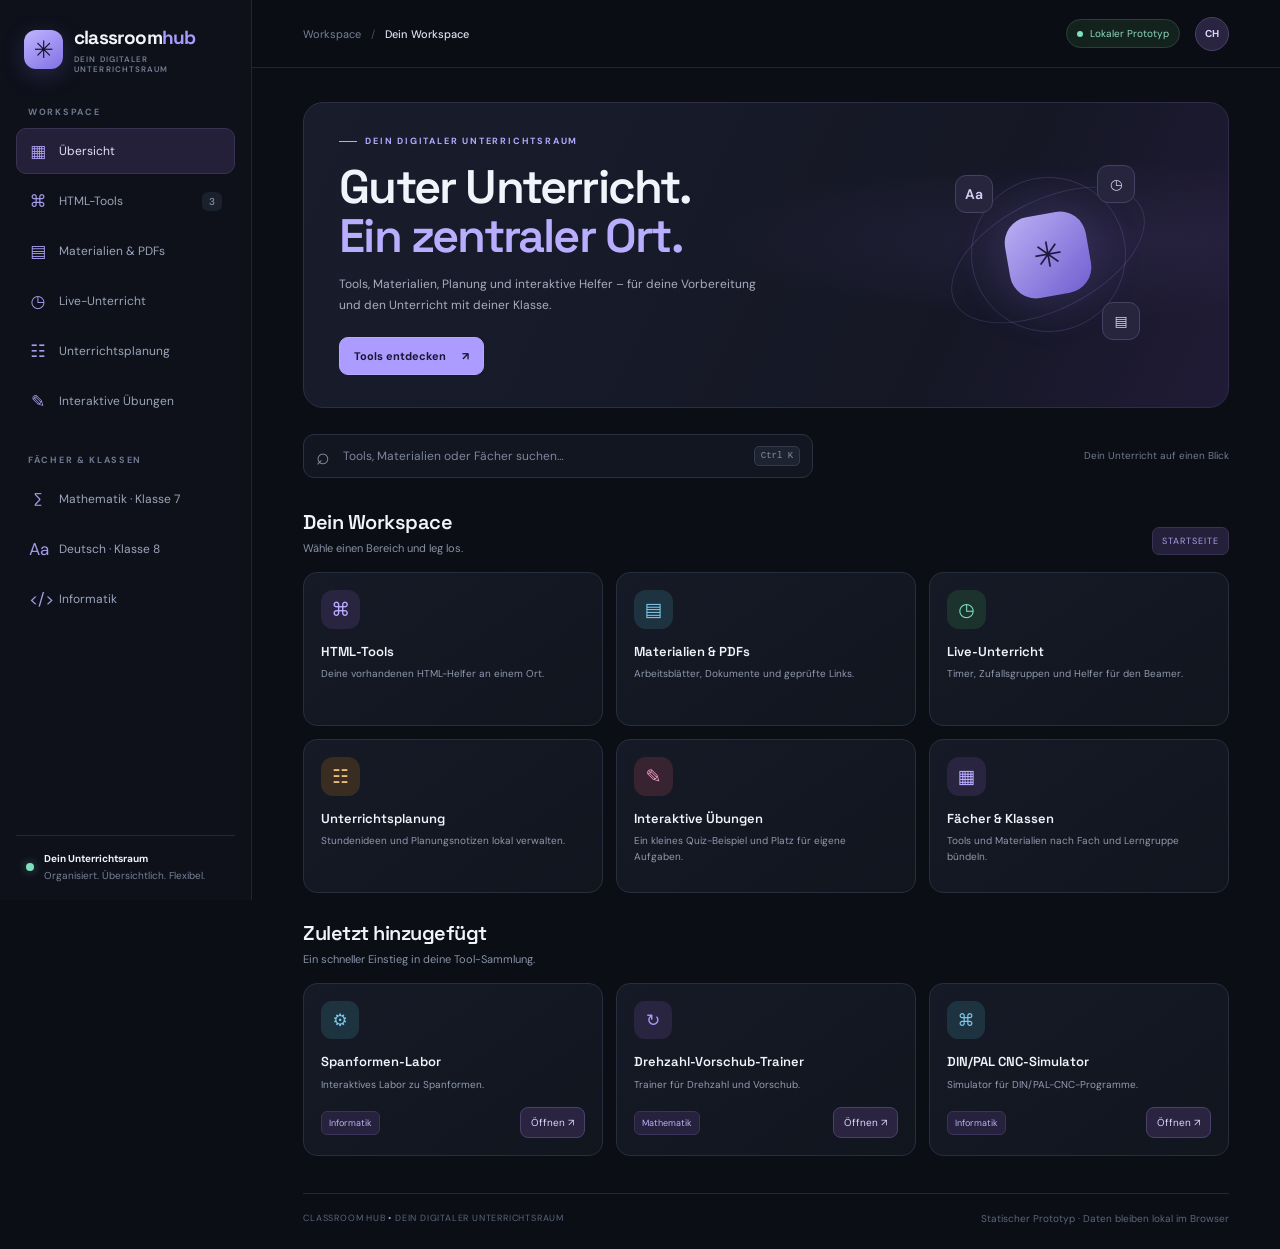
<file: index.html>
<!doctype html>
<html lang="de">
<head>
  <meta charset="utf-8">
  <meta name="viewport" content="width=device-width,initial-scale=1">
  <meta name="theme-color" content="#0b0e15">
  <meta name="description" content="Classroom Hub — Tools, Materialien und Unterrichtshelfer an einem Ort.">
  <title>Classroom Hub — Dein digitaler Unterrichtsraum</title>
  <link rel="stylesheet" href="assets/styles.css">
  <script src="js/app.js" defer></script>
</head>
<body>
  <div class="layout">
    <aside class="sidebar" id="sidebar">
      <a class="brand" href="#home" aria-label="Classroom Hub Startseite">
        <span class="brand-logo">✳</span><span class="brand-name">classroom<span>hub</span><small>DEIN DIGITALER UNTERRICHTSRAUM</small></span>
      </a>
      <button class="icon-btn mobile-close" id="closeNav" aria-label="Menü schließen">×</button>
      <div class="nav-label">WORKSPACE</div>
      <nav class="nav" aria-label="Hauptnavigation">
        <button class="nav-link active" data-page="home"><span>▦</span> Übersicht</button>
        <button class="nav-link" data-page="tools"><span>⌘</span> HTML-Tools <b id="toolsNavCount">0</b></button>
        <button class="nav-link" data-page="materials"><span>▤</span> Materialien & PDFs</button>
        <button class="nav-link" data-page="live"><span>◷</span> Live-Unterricht</button>
        <button class="nav-link" data-page="planner"><span>☷</span> Unterrichtsplanung</button>
        <button class="nav-link" data-page="exercises"><span>✎</span> Interaktive Übungen</button>
      </nav>
      <div class="nav-label subject-label">FÄCHER & KLASSEN</div>
      <nav class="nav" id="subjectNav" aria-label="Fächer und Klassen"></nav>
      <div class="sidebar-bottom"><span class="pulse"></span><div><strong>Dein Unterrichtsraum</strong><small>Organisiert. Übersichtlich. Flexibel.</small></div></div>
    </aside>
    <div class="scrim hidden" id="scrim"></div>
    <main class="main">
      <header class="topbar">
        <button class="icon-btn menu-btn" id="openNav" aria-label="Menü öffnen">☰</button>
        <div class="crumb"><span>Workspace</span><i>/</i><strong id="breadcrumb">Übersicht</strong></div>
        <div class="top-actions"><span class="local-label"><i></i> Lokaler Prototyp</span><button class="user-chip" id="aboutBtn" aria-label="Informationen">CH</button></div>
      </header>
      <section class="page">
        <section class="hero" id="hero">
          <div class="hero-copy">
            <div class="eyebrow"><span></span> DEIN DIGITALER UNTERRICHTSRAUM</div>
            <h1>Guter Unterricht.<br><em>Ein zentraler Ort.</em></h1>
            <p>Tools, Materialien, Planung und interaktive Helfer – für deine Vorbereitung und den Unterricht mit deiner Klasse.</p>
            <button class="primary-btn" data-go="tools">Tools entdecken <span>↗</span></button>
          </div>
          <div class="hero-graphic" aria-hidden="true"><div class="ring ring-a"></div><div class="ring ring-b"></div><div class="orb">✳</div><div class="float-card float-one">Aa</div><div class="float-card float-two">◷</div><div class="float-card float-three">▤</div></div>
        </section>

        <div class="search-row">
          <label class="search"><span>⌕</span><input id="globalSearch" type="search" placeholder="Tools, Materialien oder Fächer suchen…" aria-label="Website durchsuchen"><kbd>Ctrl K</kbd></label>
          <span class="hint">Dein Unterricht auf einen Blick</span>
        </div>

        <section class="section-block" id="overviewSection">
          <div class="section-head"><div><h2 id="pageTitle">Dein Workspace</h2><p id="pageSubtitle">Wähle einen Bereich und leg los.</p></div><span class="tiny-tag" id="pageCount">STARTSEITE</span></div>
          <div id="pageContent"></div>
        </section>
        <footer><span>CLASSROOM HUB <i>•</i> DEIN DIGITALER UNTERRICHTSRAUM</span><span>Statischer Prototyp · Daten bleiben lokal im Browser</span></footer>
      </section>
    </main>
  </div>

  <dialog id="aboutDialog" class="dialog">
    <form method="dialog"><button class="dialog-x" aria-label="Schließen">×</button></form>
    <div class="brand-logo">✳</div><h2>Classroom Hub</h2>
    <p>Eine erweiterbare Unterrichtswebsite für Tools, Materialien, Planung und interaktive Unterrichtshelfer.</p>
    <div class="notice"><strong>Wichtig zum Datenschutz</strong><br>Dies ist eine statische erste Version ohne Anmeldung. Sie schützt keine Inhalte. Veröffentliche hier keine personenbezogenen Schülerdaten oder vertraulichen Materialien.</div>
    <form method="dialog"><button class="primary-btn">Verstanden</button></form>
  </dialog>
  <div id="toast" class="toast" role="status" aria-live="polite"></div>
</body>
</html>
</file>
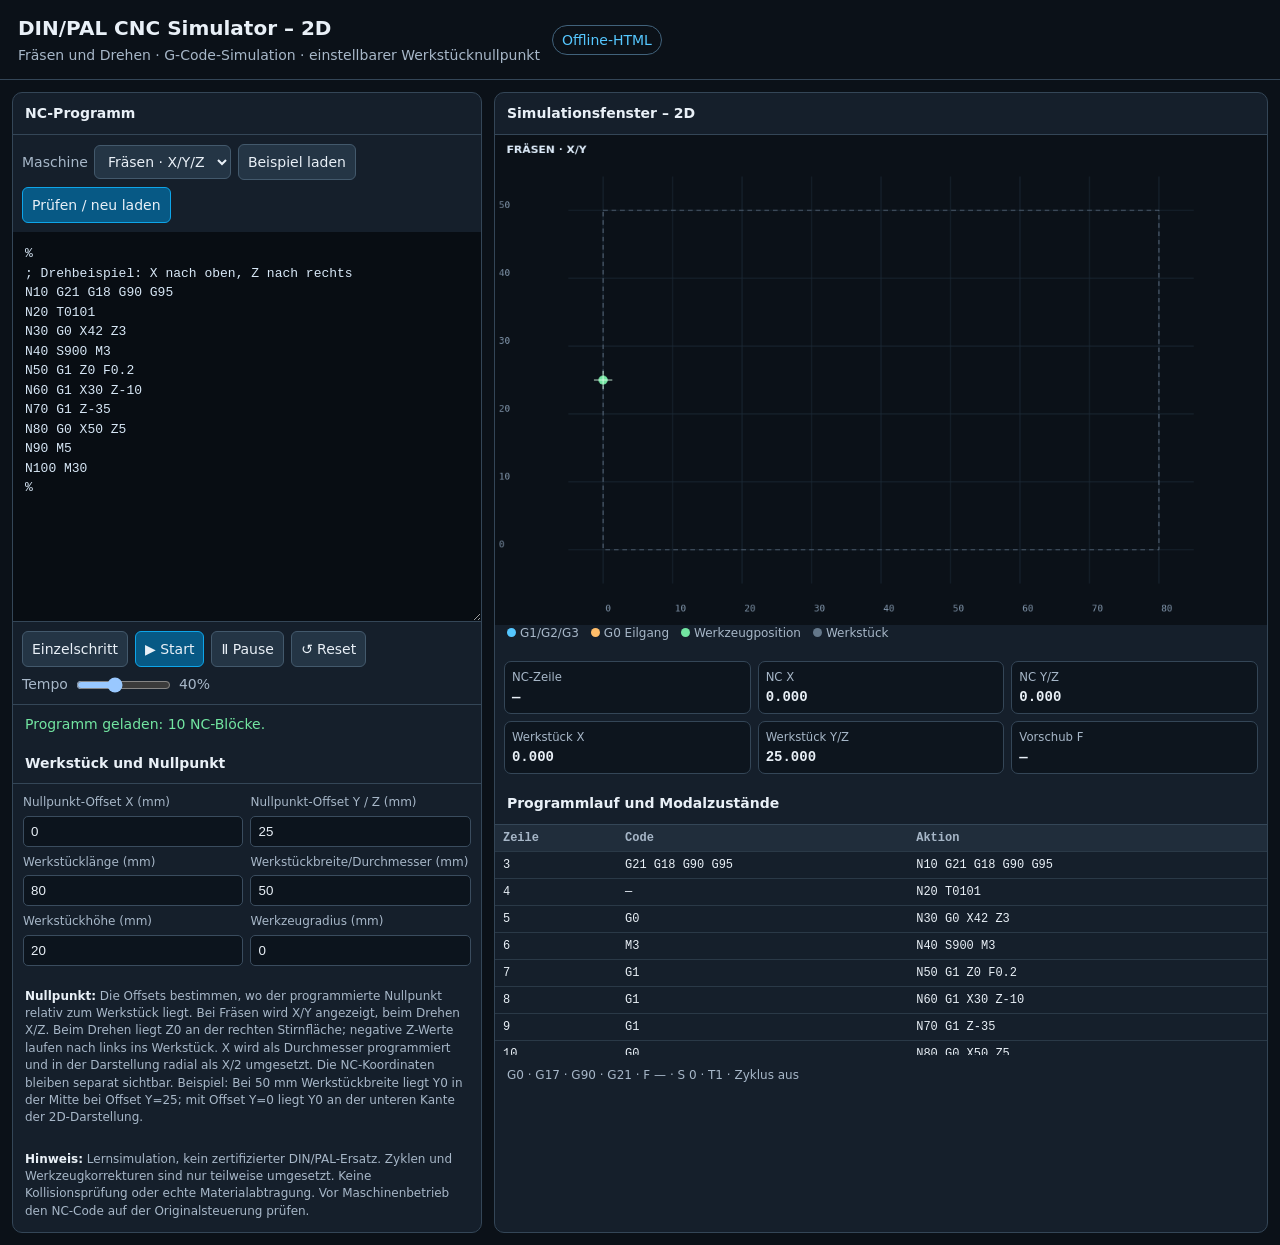
<file: tools/din_pal_cnc_simulator.html>
<!doctype html>
<html lang="de">
<head>
<meta charset="utf-8"><meta name="viewport" content="width=device-width,initial-scale=1">
<title>DIN/PAL CNC Simulator – 2D</title>
<style>
:root{color-scheme:dark;--bg:#0b1118;--panel:#151f2b;--line:#344657;--text:#e9f0f7;--muted:#a7b7c8;--blue:#55c7ff;--green:#72e5a1;--orange:#ffbd69;--red:#ff8585}
*{box-sizing:border-box}body{margin:0;background:var(--bg);color:var(--text);font:14px/1.45 system-ui,Segoe UI,Arial,sans-serif}header{padding:14px 18px;border-bottom:1px solid var(--line);display:flex;align-items:center;gap:12px;flex-wrap:wrap}h1{font-size:20px;margin:0}header p{margin:2px 0 0;color:var(--muted)}.tag{border:1px solid #41627b;color:var(--blue);border-radius:99px;padding:4px 9px}
main{max-width:1700px;margin:auto;padding:12px;display:grid;grid-template-columns:minmax(320px,.85fr) minmax(440px,1.4fr);gap:12px}.panel{background:var(--panel);border:1px solid var(--line);border-radius:10px;overflow:hidden;min-width:0}.panel h2{font-size:14px;margin:0;padding:10px 12px;border-bottom:1px solid var(--line)}textarea{display:block;width:100%;height:390px;resize:vertical;background:#080d13;color:#d8e8f7;border:0;border-bottom:1px solid var(--line);padding:12px;font:13px/1.5 ui-monospace,Consolas,monospace;tab-size:2;outline:none}
.controls{padding:9px;display:flex;gap:7px;flex-wrap:wrap;align-items:center}.controls button,.controls select,.controls input:not([type=checkbox]):not([type=range]){background:#243545;color:var(--text);border:1px solid #43596c;border-radius:6px;padding:7px 9px;font:inherit}.controls button{cursor:pointer}.controls button:hover{border-color:var(--blue)}.primary{background:#075985!important;border-color:#0ea5e9!important}.controls label{display:flex;align-items:center;gap:6px;color:var(--muted)}input[type=range]{width:95px}.status{padding:9px 12px;border-top:1px solid var(--line);color:var(--muted);min-height:37px}.status.ok{color:var(--green)}.status.error{color:var(--red)}canvas{width:100%;height:490px;display:block;background:#080e15}.stats{display:grid;grid-template-columns:repeat(3,1fr);gap:7px;padding:9px}.stat{background:#0d151e;border:1px solid var(--line);border-radius:7px;padding:7px}.stat small{display:block;color:var(--muted)}.stat strong{font:600 14px ui-monospace,monospace}.legend{display:flex;flex-wrap:wrap;gap:12px;padding:0 12px 10px;color:var(--muted);font-size:12px}.dot{display:inline-block;width:9px;height:9px;border-radius:50%;margin-right:4px}.tablewrap{max-height:230px;overflow:auto}table{border-collapse:collapse;width:100%;font:12px ui-monospace,monospace}th,td{text-align:left;padding:6px 8px;border-bottom:1px solid #2a3947;white-space:nowrap}th{position:sticky;top:0;background:#202d3b;color:var(--muted)}tr.active{background:#17435b}.help{padding:12px;color:var(--muted);font-size:12px}.help b{color:var(--text)}.toolgrid{display:grid;grid-template-columns:1fr 1fr;gap:7px;padding:10px}.toolgrid label{display:flex;flex-direction:column;gap:4px;color:var(--muted);font-size:12px}.toolgrid input{width:100%;background:#0c141d;border:1px solid #3a4c5e;border-radius:5px;padding:7px;color:var(--text)}@media(max-width:950px){main{grid-template-columns:1fr}}@media(max-width:550px){.stats{grid-template-columns:repeat(2,1fr)}canvas{height:350px}}
</style></head>
<body>
<header><div><h1>DIN/PAL CNC Simulator – 2D</h1><p>Fräsen und Drehen · G-Code-Simulation · einstellbarer Werkstücknullpunkt</p></div><span class="tag">Offline-HTML</span></header>
<main>
<section class="panel">
<h2>NC-Programm</h2>
<div class="controls"><label>Maschine <select id="machine"><option value="mill">Fräsen · X/Y/Z</option><option value="turn">Drehen · X/Z</option></select></label><button id="example">Beispiel laden</button><button id="check" class="primary">Prüfen / neu laden</button></div>
<textarea id="code" spellcheck="false">%
; Drehbeispiel: X nach oben, Z nach rechts
N10 G21 G18 G90 G95
N20 T0101
N30 G0 X42 Z3
N40 S900 M3
N50 G1 Z0 F0.2
N60 G1 X30 Z-10
N70 G1 Z-35
N80 G0 X50 Z5
N90 M5
N100 M30
%</textarea>
<div class="controls"><button id="step">Einzelschritt</button><button id="play" class="primary">▶ Start</button><button id="pause">Ⅱ Pause</button><button id="reset">↺ Reset</button><label>Tempo <input id="speed" type="range" min="1" max="100" value="40"><span id="speedv">40%</span></label></div>
<div id="status" class="status">Bereit. Programm prüfen oder Simulation starten.</div>
<h2>Werkstück und Nullpunkt</h2>
<div class="toolgrid">
<label>Nullpunkt-Offset X (mm)<input id="zeroX" type="number" step=".1" value="0"></label>
<label>Nullpunkt-Offset Y / Z (mm)<input id="zeroY" type="number" step=".1" value="25"></label>
<label>Werkstücklänge (mm)<input id="stockL" type="number" min="10" value="80"></label>
<label>Werkstückbreite/Durchmesser (mm)<input id="stockD" type="number" min="10" value="50"></label>
<label>Werkstückhöhe (mm)<input id="stockH" type="number" min="1" value="20"></label>
<label>Werkzeugradius (mm)<input id="radius" type="number" min="0" step=".1" value="0"></label>
</div>
<div class="help"><b>Nullpunkt:</b> Die Offsets bestimmen, wo der programmierte Nullpunkt relativ zum Werkstück liegt. Bei Fräsen wird X/Y angezeigt, beim Drehen X/Z. Beim Drehen liegt Z0 an der rechten Stirnfläche; negative Z-Werte laufen nach links ins Werkstück. X wird als Durchmesser programmiert und in der Darstellung radial als X/2 umgesetzt. Die NC-Koordinaten bleiben separat sichtbar. Beispiel: Bei 50 mm Werkstückbreite liegt Y0 in der Mitte bei Offset Y=25; mit Offset Y=0 liegt Y0 an der unteren Kante der 2D-Darstellung.</div>
<div class="help"><b>Hinweis:</b> Lernsimulation, kein zertifizierter DIN/PAL-Ersatz. Zyklen und Werkzeugkorrekturen sind nur teilweise umgesetzt. Keine Kollisionsprüfung oder echte Materialabtragung. Vor Maschinenbetrieb den NC-Code auf der Originalsteuerung prüfen.</div>
</section>
<section class="panel">
<h2>Simulationsfenster – 2D</h2>
<canvas id="sim" width="1000" height="650"></canvas>
<div class="legend"><span><i class="dot" style="background:#55c7ff"></i>G1/G2/G3</span><span><i class="dot" style="background:#ffbd69"></i>G0 Eilgang</span><span><i class="dot" style="background:#72e5a1"></i>Werkzeugposition</span><span><i class="dot" style="background:#64778a"></i>Werkstück</span></div>
<div class="stats"><div class="stat"><small>NC-Zeile</small><strong id="sline">—</strong></div><div class="stat"><small>NC X</small><strong id="sx">0.000</strong></div><div class="stat"><small>NC Y/Z</small><strong id="sy">0.000</strong></div><div class="stat"><small>Werkstück X</small><strong id="swx">0.000</strong></div><div class="stat"><small>Werkstück Y/Z</small><strong id="swy">25.000</strong></div><div class="stat"><small>Vorschub F</small><strong id="sf">—</strong></div></div>
<h2>Programmlauf und Modalzustände</h2><div class="tablewrap"><table><thead><tr><th>Zeile</th><th>Code</th><th>Aktion</th></tr></thead><tbody id="rows"></tbody></table></div><div id="modal" class="help">G0 · G17 · G90 · G21 · Spindel aus</div>
</section></main>
<script>
(()=> {
const $=id=>document.getElementById(id),canvas=$('sim'),ctx=canvas.getContext('2d');
let blocks=[],index=0,pos={x:0,y:0,z:0},segments=[],running=false,timer=null,view= 'mill';
let modal={motion:'G0',plane:'G17',abs:true,unit:1,feed:null,spindle:0,tool:1,cycle:null};
const fmt=n=>Number.isFinite(n)?n.toFixed(3):'—';
function stop(){running=false;if(timer)clearTimeout(timer);timer=null;$('play').textContent='▶ Start'}
function setStatus(t,c=''){$('status').textContent=t;$('status').className='status '+c}
function parse(){
 stop();blocks=[];segments=[];index=0;pos={x:0,y:0,z:0};modal={motion:'G0',plane:view==='turn'?'G18':'G17',abs:true,unit:1,feed:null,spindle:0,tool:1,cycle:null};
 $('code').value.split(/\r?\n/).forEach((raw,n)=>{let clean=raw.replace(/\([^)]*\)/g,'').split(';')[0].trim();if(!clean||clean==='%'||clean.startsWith('%'))return;let ms=[...clean.matchAll(/([A-Z])\s*([+-]?(?:\d+\.?\d*|\.\d+))/gi)];if(!ms.length)return;let b={line:n+1,raw:raw.trim(),w:{},g:[],m:[]};for(const m of ms){let k=m[1].toUpperCase(),v=+m[2];if(k==='G')b.g.push(v);else if(k==='M')b.m.push(v);else b.w[k]=v}blocks.push(b)});
 $('rows').innerHTML=blocks.map((b,i)=>`<tr data-i="${i}"><td>${b.line}</td><td>${[...b.g.map(n=>'G'+n),...b.m.map(n=>'M'+n)].join(' ')||'—'}</td><td>${b.raw.replace(/&/g,'&amp;').replace(/</g,'&lt;')}</td></tr>`).join('');
 setStatus(`Programm geladen: ${blocks.length} NC-Blöcke.`,'ok');draw();updateStats();
}
function target(w){let t={...pos};for(const a of ['X','Y','Z'])if(w[a]!==undefined){let v=w[a]*modal.unit;t[a.toLowerCase()]=modal.abs?v:pos[a.toLowerCase()]+v}return t}
function line(a,b,type,n){if(Math.hypot(b.x-a.x,b.y-a.y,b.z-a.z)>1e-8)segments.push({a:{...a},b:{...b},type,line:n})}
function arc(a,b,w,type,n){
 const axis2=modal.plane==='G18'?'z':'y',off=modal.plane==='G18'?(w.K||0):(w.J||0),cx=a.x+(w.I||0)*modal.unit,cy=a[axis2]+off*modal.unit,r=Math.hypot(a.x-cx,a[axis2]-cy);
 if(!r){line(a,b,'G1',n);return}
 let a0=Math.atan2(a[axis2]-cy,a.x-cx),a1=Math.atan2(b[axis2]-cy,b.x-cx);
 if(type==='G2'){while(a1>=a0)a1-=2*Math.PI}else{while(a1<=a0)a1+=2*Math.PI}
 let sweep=a1-a0,steps=Math.max(12,Math.ceil(Math.abs(sweep)*r/2)),prev={...a};
 for(let j=1;j<=steps;j++){let ang=a0+sweep*j/steps,q={...a,x:cx+r*Math.cos(ang)};q[axis2]=cy+r*Math.sin(ang);if(j===steps)q={...b};line(prev,q,type,n);prev=q}
}
function runBlock(b){
 let w=b.w,desc=[];
 for(const n of b.g){if([0,1,2,3].includes(n))modal.motion='G'+n;if([17,18,19].includes(n))modal.plane='G'+n;if(n===20)modal.unit=25.4;if(n===21)modal.unit=1;if(n===90)modal.abs=true;if(n===91)modal.abs=false;if([81,82,83].includes(n)){modal.cycle=n;desc.push(`G${n}-Bohrzyklus (vereinfacht)`)}if(n===80){modal.cycle=null;desc.push('G80 Zyklus aufgehoben')}if([40,41,42,43,44,49].includes(n))desc.push(`Werkzeugkorrektur G${n} erkannt (nicht vollständig verrechnet)`)}
 if(w.F!==undefined)modal.feed=w.F*modal.unit;if(w.S!==undefined)modal.spindle=w.S;if(w.T!==undefined){modal.tool=w.T;desc.push('Werkzeug T'+w.T)}
 if(b.m.includes(3)||b.m.includes(4))desc.push('Spindel ein');if(b.m.includes(5)){modal.spindle=0;desc.push('Spindel aus')}if(b.m.includes(6))desc.push('Werkzeugwechsel');
 let start={...pos},end=target(w),moving=['X','Y','Z'].some(a=>w[a]!==undefined);
 if(moving){
  if(modal.cycle&&[81,82,83].includes(modal.cycle)){
   if(view==='turn'){let r={...end},d={...end};r.x=(w.R??0)*modal.unit;d.x=(w.X??end.x)*modal.unit;line(start,r,'G0',b.line);line(r,d,'G1',b.line);line(d,r,'G0',b.line);pos=r}
   else {let r={...end},d={...end};r.z=(w.R??0)*modal.unit;d.z=(w.Z??end.z)*modal.unit;line(start,r,'G0',b.line);line(r,d,'G1',b.line);line(d,r,'G0',b.line);pos=r}
   desc.push(`Bohrzyklus G${modal.cycle}`);
  }else {if(modal.motion==='G2'||modal.motion==='G3')arc(start,end,w,modal.motion,b.line);else line(start,end,modal.motion,b.line);pos=end;desc.push(`${modal.motion} → X${fmt(pos.x)} ${view==='turn'?'Z':'Y'}${fmt(view==='turn'?pos.z:pos.y)}`)}
 }
 if(!desc.length)desc.push(b.m.length?'M'+b.m.join(' M'):'Modal-/Parameterzeile');
 return desc.join(' · ')
}
function updateStats(){
 $('sx').textContent=fmt(pos.x);$('sy').textContent=fmt(view==='turn'?pos.z:pos.y);
 $('swx').textContent=fmt(pos.x+(+$('zeroX').value||0));
 $('swy').textContent=fmt((view==='turn'?pos.z:pos.y)+(+$('zeroY').value||0));
 $('sf').textContent=modal.feed===null?'—':fmt(modal.feed);
 $('modal').textContent=`${modal.motion} · ${modal.plane} · G${modal.abs?90:91} · G${modal.unit===1?21:20} · F ${modal.feed===null?'—':fmt(modal.feed)} · S ${modal.spindle} · T${modal.tool} · Zyklus ${modal.cycle?'G'+modal.cycle:'aus'}`;
}
function step(){if(index>=blocks.length){stop();setStatus('Programmende erreicht.','ok');return false}let i=index++,b=blocks[i],desc=runBlock(b),tr=$('rows').querySelector(`tr[data-i="${i}"]`);if(tr){tr.classList.add('active');tr.cells[2].textContent=desc}$('sline').textContent=b.line;updateStats();setStatus(`Zeile ${b.line}: ${desc}`,'ok');draw();if(b.m.includes(30)){stop();setStatus(`M30: Programmende nach Zeile ${b.line}.`,'ok');return false}return true}
function play(){if(running)return;if(!blocks.length||index>=blocks.length)parse();running=true;$('play').textContent='▶ Läuft…';tick()}
function tick(){if(!running)return;if(!step()){stop();return}timer=setTimeout(tick,Math.max(35,800-(+$('speed').value)*7))}
function draw(){
 let W=canvas.width,H=canvas.height,turn=view==='turn',zx=+$('zeroX').value||0,zy=+$('zeroY').value||0;
 ctx.clearRect(0,0,W,H);
 let L=+$('stockL').value||80,D=+$('stockD').value||50;
 // Fräsen: NC X/Y direkt. Drehen: Z0 liegt an der rechten Stirnfläche,
 // Z- läuft nach links in das Werkstück; X ist Durchmesser und wird als X/2 radial dargestellt.
 const get=p=>turn?({x:L+(p.z+zy),y:(p.x+zx)/2}):({x:p.x+zx,y:p.y+zy});
 let all=[get(pos),{x:0,y:0},{x:L,y:turn?D/2:D}];for(let s of segments)all.push(get(s.a),get(s.b));
 let minX,maxX,minY,maxY;
 if(turn){minX=Math.min(-5,...all.map(p=>p.x));maxX=Math.max(L+5,...all.map(p=>p.x));minY=Math.min(-D*.15,...all.map(p=>p.y));maxY=Math.max(D/2+5,...all.map(p=>p.y));}
 else {minX=Math.min(-5,...all.map(p=>p.x));maxX=Math.max(L+5,...all.map(p=>p.x));minY=Math.min(-5,...all.map(p=>p.y));maxY=Math.max(D+5,...all.map(p=>p.y));}
 let dx=maxX-minX||1,dy=maxY-minY||1,pad=55,sc=Math.min((W-2*pad)/dx,(H-2*pad)/dy),ox=(W-dx*sc)/2-minX*sc,oy=(H-dy*sc)/2+maxY*sc,P=p=>({x:ox+p.x*sc,y:oy-p.y*sc});
 ctx.fillStyle='#0b1118';ctx.fillRect(0,0,W,H);ctx.font='12px monospace';ctx.strokeStyle='#1d2a37';ctx.fillStyle='#7e92a7';let grid=Math.pow(10,Math.floor(Math.log10(Math.max(dx,dy)/8)));if(!isFinite(grid)||grid===0)grid=10;
 for(let x=Math.ceil(minX/grid)*grid;x<=maxX;x+=grid){let a=P({x,y:minY}),b=P({x,y:maxY});ctx.beginPath();ctx.moveTo(a.x,a.y);ctx.lineTo(b.x,b.y);ctx.stroke();ctx.fillText(String(+x.toFixed(2)),a.x+3,H-18)}
 for(let y=Math.ceil(minY/grid)*grid;y<=maxY;y+=grid){let a=P({x:minX,y}),b=P({x:maxX,y});ctx.beginPath();ctx.moveTo(a.x,a.y);ctx.lineTo(b.x,b.y);ctx.stroke();ctx.fillText(String(+y.toFixed(2)),5,a.y-3)}
 if($('showStock')?.checked!==false){
  ctx.strokeStyle='#64778a';ctx.setLineDash([6,5]);
  if(turn){
   // Stock extends left from Z0 at the right end; X is shown as diameter around the centerline.
   let a=P({x:0,y:-D/2}),b=P({x:L,y:D/2});
   ctx.strokeRect(a.x,b.y,b.x-a.x,a.y-b.y);
   let mid=P({x:0,y:0}),right=P({x:L,y:0});ctx.setLineDash([5,5]);ctx.beginPath();ctx.moveTo(mid.x,mid.y);ctx.lineTo(right.x,right.y);ctx.stroke();
  } else {let a=P({x:0,y:0}),b=P({x:L,y:D});ctx.strokeRect(a.x,b.y,b.x-a.x,a.y-b.y);}
  ctx.setLineDash([]);
 }
 for(const s of segments){let a=P(get(s.a)),b=P(get(s.b));ctx.strokeStyle=s.type==='G0'?'#ffbd69':'#55c7ff';ctx.lineWidth=s.type==='G0'?1.5:2.7;ctx.setLineDash(s.type==='G0'?[7,5]:[]);ctx.beginPath();ctx.moveTo(a.x,a.y);ctx.lineTo(b.x,b.y);ctx.stroke()}
 ctx.setLineDash([]);let p=P(get(pos));ctx.fillStyle='#72e5a1';ctx.beginPath();ctx.arc(p.x,p.y,6,0,Math.PI*2);ctx.fill();ctx.strokeStyle='#d7ffe6';ctx.beginPath();ctx.moveTo(p.x-12,p.y);ctx.lineTo(p.x+12,p.y);ctx.moveTo(p.x,p.y-12);ctx.lineTo(p.x,p.y+12);ctx.stroke();
 ctx.fillStyle='#dceaf8';ctx.font='bold 14px system-ui';ctx.fillText(turn?'DREHEN · X = Durchmesser · Z0 rechts · Z− ins Werkstück':'FRÄSEN · X/Y',15,24);
 // Axis arrows: turning origin is at the right face (Z0) and centerline (X0).
 if(turn){let oxp=P({x:L,y:0});ctx.strokeStyle='#72e5a1';ctx.lineWidth=2;ctx.beginPath();ctx.moveTo(oxp.x,oxp.y);ctx.lineTo(Math.min(W-35,oxp.x+75),oxp.y);ctx.lineTo(oxp.x+65,oxp.y-5);ctx.moveTo(Math.min(W-35,oxp.x+75),oxp.y);ctx.lineTo(oxp.x+65,oxp.y+5);ctx.moveTo(oxp.x,oxp.y);ctx.lineTo(oxp.x,Math.max(35,oxp.y-75));ctx.lineTo(oxp.x-5,oxp.y-65);ctx.moveTo(oxp.x,Math.max(35,oxp.y-75));ctx.lineTo(oxp.x+5,oxp.y-65);ctx.stroke();ctx.fillStyle='#72e5a1';ctx.fillText('Z+',oxp.x+78,oxp.y+4);ctx.fillText('X+',oxp.x+7,Math.max(30,oxp.y-78))}
}
const millExample = `%\n; Fräsbeispiel mit Kreis und Bohrzyklus\nN10 G21 G17 G90 G94\nN20 T1 M6\nN30 G0 X10 Y10 Z5\nN40 S1800 M3\nN50 G1 Z-2 F120\nN60 G1 X50 Y10 F300\nN70 G1 X50 Y35\nN80 G2 X35 Y50 I-15 J0\nN90 G1 X10 Y50\nN100 G3 X10 Y10 I0 J-20\nN110 G0 Z5\nN120 G81 X25 Y25 Z-5 R2 F100\nN130 G80\nN140 M5\nN150 M30\n%`;
const turnExample = `%\n; Drehbeispiel: X nach oben, Z nach rechts\nN10 G21 G18 G90 G95\nN20 T0101\nN30 G0 X42 Z3\nN40 S900 M3\nN50 G1 Z0 F0.2\nN60 G1 X30 Z-10\nN70 G1 Z-35\nN80 G0 X50 Z5\nN90 M5\nN100 M30\n%`;
$('check').onclick=parse;$('example').onclick=()=>{$('code').value=view==='turn'?turnExample:millExample;parse()};
$('machine').onchange=()=>{view=$('machine').value; $('code').value=view==='turn'?turnExample:millExample;parse()};
$('step').onclick=()=>{stop();if(!blocks.length)parse();step()};$('play').onclick=play;$('pause').onclick=stop;$('reset').onclick=()=>{parse();$('sline').textContent='—';updateStats()};
$('speed').oninput=()=> $('speedv').textContent=$('speed').value+'%';
['zeroX','zeroY','stockL','stockD','stockH','radius'].forEach(id=>$(id).addEventListener('input',()=>{updateStats();draw()}));
parse();
})();
</script></body></html>
</file>
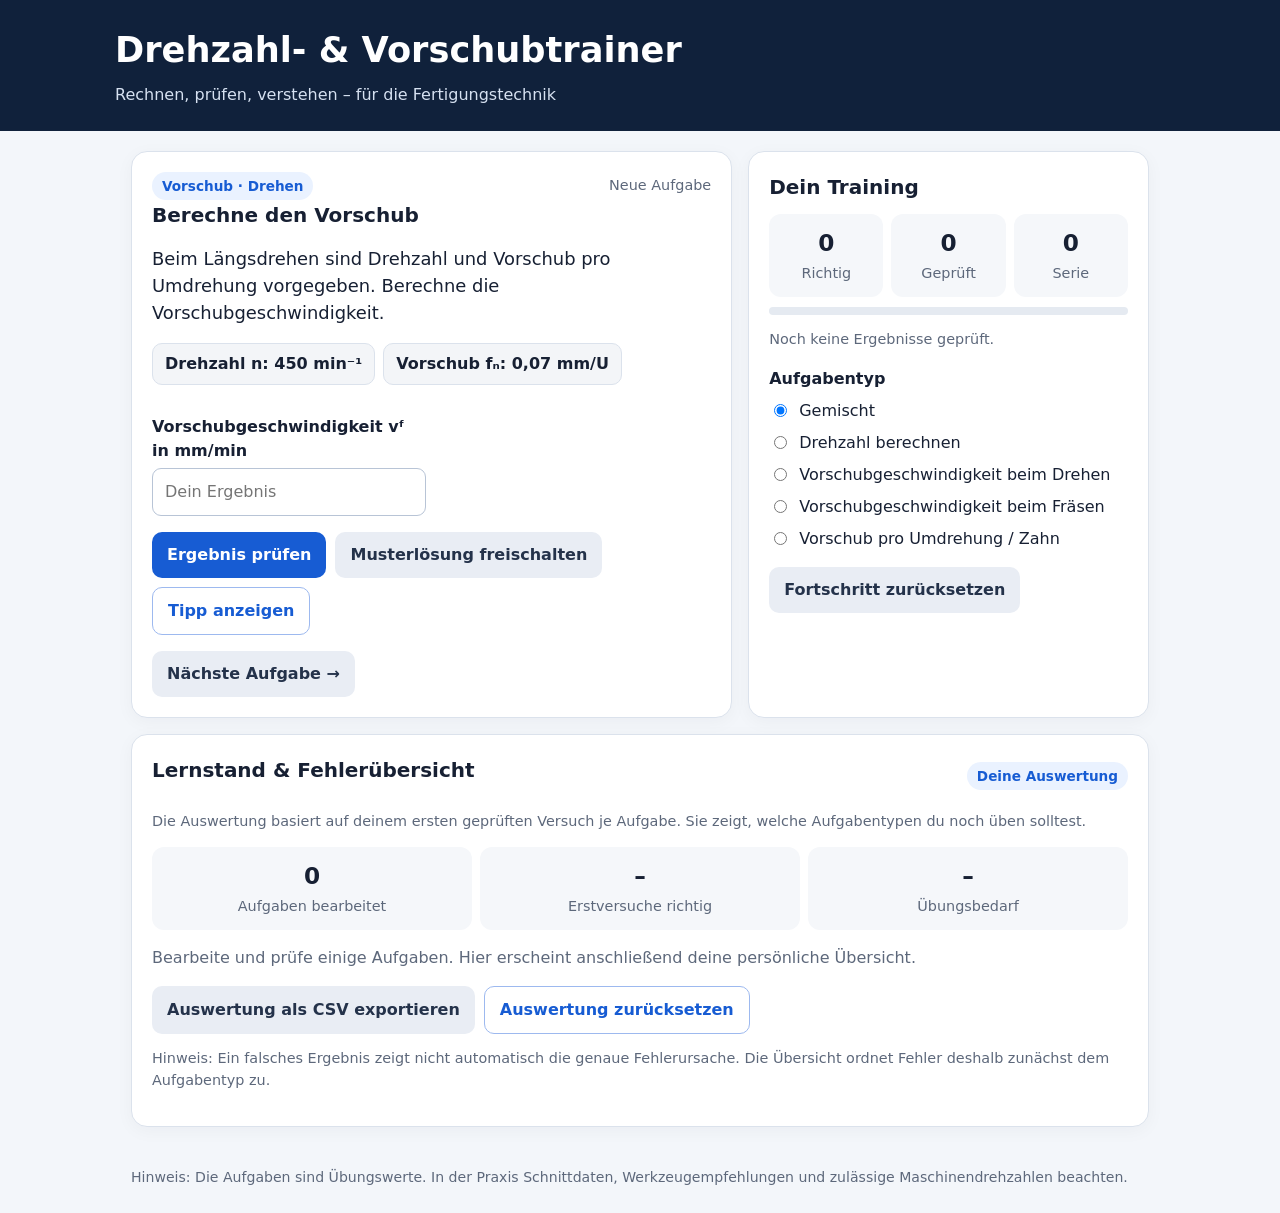
<file: tools/drehzahl_vorschub_trainer.html>
<!DOCTYPE html>
<html lang="de">
<head>
<meta charset="utf-8">
<meta name="viewport" content="width=device-width, initial-scale=1">
<title>Drehzahl- und Vorschubtrainer</title>
<style>
:root{--bg:#f3f6fa;--card:#fff;--ink:#172033;--muted:#5d687b;--line:#dbe2ec;--accent:#175cd3;--accent2:#eaf2ff;--good:#087443;--goodbg:#e8f7ef;--bad:#b42318;--badbg:#fff0ef;--gold:#9a6700}
*{box-sizing:border-box}body{margin:0;background:var(--bg);color:var(--ink);font:16px/1.5 system-ui,-apple-system,Segoe UI,Roboto,sans-serif}
header{background:#10213b;color:white;padding:24px 18px}header .wrap,main{max-width:1050px;margin:auto}h1{margin:0 0 6px;font-size:clamp(1.5rem,3vw,2.2rem)}header p{margin:0;color:#d6e1f1}
main{padding:20px 16px 40px}.layout{display:grid;grid-template-columns:minmax(0,1.5fr) minmax(260px,1fr);gap:16px}.card{background:var(--card);border:1px solid var(--line);border-radius:16px;padding:20px;box-shadow:0 4px 18px #14213b0a}.topline{display:flex;gap:10px;align-items:center;justify-content:space-between;flex-wrap:wrap}.pill{background:var(--accent2);color:var(--accent);border-radius:999px;padding:4px 10px;font-size:.85rem;font-weight:700}.muted{color:var(--muted)}h2{font-size:1.25rem;margin:0 0 12px}h3{font-size:1rem;margin:16px 0 6px}.scenario{font-size:1.12rem;margin:16px 0}.data{display:flex;flex-wrap:wrap;gap:8px;margin:12px 0 18px}.data span{background:#f3f5f8;border:1px solid var(--line);padding:8px 12px;border-radius:10px;font-weight:650}
label{display:block;font-weight:650;margin:12px 0 5px}input,select{font:inherit;padding:11px 12px;border:1px solid #b8c4d6;border-radius:9px;width:100%;background:white;color:var(--ink)}input:focus,select:focus,button:focus-visible{outline:3px solid #9ec5ff;outline-offset:2px}.answergrid{display:grid;grid-template-columns:1fr 1fr;gap:12px}.btnrow{display:flex;flex-wrap:wrap;gap:9px;margin-top:16px}button{font:inherit;font-weight:700;border:0;border-radius:10px;padding:11px 15px;cursor:pointer;background:var(--accent);color:white}button.secondary{background:#e9edf4;color:#24324a}button.outline{background:white;color:var(--accent);border:1px solid #9db9ef}button:disabled{opacity:.45;cursor:not-allowed}.feedback{margin-top:15px;border-radius:12px;padding:14px;display:none}.feedback.show{display:block}.feedback.good{background:var(--goodbg);border:1px solid #a6dfbf;color:#075c35}.feedback.bad{background:var(--badbg);border:1px solid #ffc6c2;color:#8e1b13}.formula{background:#f6f8fb;border:1px solid var(--line);padding:12px;border-radius:10px;margin-top:10px;font-family:ui-monospace,SFMono-Regular,Consolas,monospace;white-space:normal}.stats{display:grid;grid-template-columns:repeat(3,1fr);gap:8px}.stat{background:#f5f7fa;border-radius:12px;padding:12px;text-align:center}.stat strong{font-size:1.45rem;display:block}.progress{height:8px;background:#e5eaf1;border-radius:99px;overflow:hidden;margin:10px 0}.progress div{height:100%;width:0;background:#178653;transition:width .2s}.option{display:flex;align-items:flex-start;gap:9px;margin:8px 0}.option input{width:auto;margin-top:5px}.hint{font-size:.92rem;background:#fff8e5;border:1px solid #f0d48a;border-radius:10px;padding:11px;margin-top:12px}.hidden{display:none}.small{font-size:.9rem}footer{max-width:1050px;margin:auto;padding:0 16px 25px;color:var(--muted);font-size:.88rem}
@media(max-width:760px){.layout{grid-template-columns:1fr}.answergrid{grid-template-columns:1fr 1fr}.card{padding:16px}}@media(max-width:420px){.answergrid{grid-template-columns:1fr}.stats{grid-template-columns:repeat(3,1fr)}}
</style>
</head>
<body>
<header><div class="wrap"><h1>Drehzahl- &amp; Vorschubtrainer</h1><p>Rechnen, prüfen, verstehen – für die Fertigungstechnik</p></div></header>
<main>
<div class="layout">
<section class="card">
<div class="topline"><span class="pill" id="topicBadge">Drehzahl · Drehen</span><span class="muted small" id="taskNumber">Aufgabe 1</span></div>
<h2 id="taskTitle">Berechne die Drehzahl</h2>
<p class="scenario" id="scenario"></p>
<div class="data" id="givens"></div>
<div class="answergrid">
<div id="answer1wrap"><label id="answer1label" for="answer1">Drehzahl n in min⁻¹</label><input id="answer1" type="number" step="any" inputmode="decimal" placeholder="Dein Ergebnis"></div>
<div id="answer2wrap" class="hidden"><label id="answer2label" for="answer2">Zweite Größe</label><input id="answer2" type="number" step="any" inputmode="decimal" placeholder="Dein Ergebnis"></div>
</div>
<div class="btnrow">
<button id="checkBtn">Ergebnis prüfen</button><button class="secondary" id="solutionBtn">Lösung anzeigen</button>
<button class="outline" id="hintBtn">Hilfe anzeigen (Stufe 1)</button>
</div>
<div class="hint hidden" id="hint"></div>

<div class="feedback" id="feedback" aria-live="polite"></div>
<div class="btnrow"><button class="secondary" id="nextBtn">Nächste Aufgabe →</button></div>
</section>
<aside class="card">
<h2>Dein Training</h2>
<div class="stats">
<div class="stat"><strong id="correctCount">0</strong><span class="muted small">Richtig</span></div>
<div class="stat"><strong id="attemptCount">0</strong><span class="muted small">Geprüft</span></div>
<div class="stat"><strong id="streakCount">0</strong><span class="muted small">Serie</span></div>
</div>
<div class="progress"><div id="progressBar"></div></div>
<p class="muted small" id="progressText">Noch keine Ergebnisse geprüft.</p>
<h3>Aufgabentyp</h3>
<div class="option"><input type="radio" name="mode" id="modeRandom" value="random" checked><label for="modeRandom" style="margin:0;font-weight:500">Gemischt</label></div>
<div class="option"><input type="radio" name="mode" id="modeN" value="n"><label for="modeN" style="margin:0;font-weight:500">Drehzahl berechnen</label></div>
<div class="option"><input type="radio" name="mode" id="modeVfd" value="vfd"><label for="modeVfd" style="margin:0;font-weight:500">Vorschubgeschwindigkeit beim Drehen</label></div>
<div class="option"><input type="radio" name="mode" id="modeVff" value="vff"><label for="modeVff" style="margin:0;font-weight:500">Vorschubgeschwindigkeit beim Fräsen</label></div>
<div class="option"><input type="radio" name="mode" id="modeF" value="f"><label for="modeF" style="margin:0;font-weight:500">Vorschub pro Umdrehung / Zahn</label></div>
<div class="btnrow"><button class="secondary" id="resetBtn">Fortschritt zurücksetzen</button></div>

</aside>
</div>

<section class="card" style="margin-top:16px" id="analysisCard">
  <div class="topline">
    <h2>Lernstand &amp; Fehlerübersicht</h2>
    <span class="pill">Deine Auswertung</span>
  </div>
  <p class="muted small">Die Auswertung basiert auf deinem ersten geprüften Versuch je Aufgabe. Sie zeigt, welche Aufgabentypen du noch üben solltest.</p>
  <div id="analysisSummary" class="stats" style="margin:14px 0">
    <div class="stat"><strong id="analysisTasks">0</strong><span class="muted small">Aufgaben bearbeitet</span></div>
    <div class="stat"><strong id="analysisRate">–</strong><span class="muted small">Erstversuche richtig</span></div>
    <div class="stat"><strong id="analysisFocus">–</strong><span class="muted small">Übungsbedarf</span></div>
  </div>
  <div id="analysisBreakdown"></div>
  <div class="btnrow">
    <button class="secondary" id="exportBtn">Auswertung als CSV exportieren</button>
    <button class="outline" id="clearAnalysisBtn">Auswertung zurücksetzen</button>
  </div>
  <p class="muted small">Hinweis: Ein falsches Ergebnis zeigt nicht automatisch die genaue Fehlerursache. Die Übersicht ordnet Fehler deshalb zunächst dem Aufgabentyp zu.</p>
</section>

</main>
<footer>Hinweis: Die Aufgaben sind Übungswerte. In der Praxis Schnittdaten, Werkzeugempfehlungen und zulässige Maschinendrehzahlen beachten.</footer>
<script>
const $=id=>document.getElementById(id);
let task=null, checked=false, solutionShown=false;
let stats={correct:0,attempts:0,streak:0,seen:new Set()};
let analysis={
 n:{label:"Drehzahl berechnen",attempts:0,firstCorrect:0},
 vfd:{label:"Vorschub beim Drehen",attempts:0,firstCorrect:0},
 vff:{label:"Vorschub beim Fräsen",attempts:0,firstCorrect:0},
 f:{label:"Vorschubgröße umstellen",attempts:0,firstCorrect:0}
};
let currentTaskCounted=false;
const rnd=(a,b,step=1)=>Math.round((a+Math.random()*(b-a))/step)*step;
const fmt=(n,d=1)=>Number(n.toFixed(d)).toLocaleString('de-DE',{maximumFractionDigits:d});
const modes={
 n:{title:"Berechne die Drehzahl",badge:"Drehzahl · Drehen"},
 vfd:{title:"Berechne den Vorschub",badge:"Vorschub · Drehen"},
 vff:{title:"Berechne den Vorschub",badge:"Vorschub · Fräsen"},
 f:{title:"Berechne die fehlende Vorschubgröße",badge:"Vorschubgröße"}
};
function makeTask(){
 const mode=document.querySelector('input[name="mode"]:checked').value;
 const type=mode==="random"?["n","vfd","vff","f"][Math.floor(Math.random()*4)]:mode;
 let t={type,values:[],answer:0,unit:"",hint:"",steps:""};
 if(type==="n"){
  const vc=rnd(80,240,10), d=rnd(20,100,5); t.vc=vc;t.d=d;t.answer=1000*vc/(Math.PI*d);t.unit="min⁻¹";
  t.scenario="Ein Werkstück wird auf der Drehmaschine bearbeitet. Berechne die erforderliche Drehzahl aus Schnittgeschwindigkeit und Durchmesser.";
  t.values=[["Schnittgeschwindigkeit vᶜ",vc+" m/min"],["Durchmesser d",d+" mm"]];
  t.hint="Denkimpuls: Was muss sich ändern, wenn bei gleicher Schnittgeschwindigkeit der Werkstückdurchmesser größer wird?";
  t.steps=`n = (1000 · ${vc}) / (π · ${d}) = ${fmt(t.answer,1)} min⁻¹`;
  t.label1="Drehzahl n in min⁻¹";
 }else if(type==="vfd"){
  const n=rnd(300,1600,50), fn=Number((rnd(5,30,1)/100).toFixed(2));t.n=n;t.fn=fn;t.answer=n*fn;t.unit="mm/min";
  t.scenario="Beim Längsdrehen sind Drehzahl und Vorschub pro Umdrehung vorgegeben. Berechne die Vorschubgeschwindigkeit.";
  t.values=[["Drehzahl n",n+" min⁻¹"],["Vorschub fₙ",fmt(fn,2)+" mm/U"]];
  t.hint="Denkimpuls: Welche Strecke legt das Werkzeug bei einer Umdrehung zurück – und wie viele Umdrehungen finden pro Minute statt?";
  t.steps=`vᶠ = n · fₙ = ${n} · ${fmt(fn,2)} = ${fmt(t.answer,1)} mm/min`;
  t.label1="Vorschubgeschwindigkeit vᶠ in mm/min";
 }else if(type==="vff"){
  const n=rnd(800,4000,100), z=[2,3,4,5,6][Math.floor(Math.random()*5)], fz=Number((rnd(4,18,1)/100).toFixed(2));t.n=n;t.z=z;t.fz=fz;t.answer=n*z*fz;t.unit="mm/min";
  t.scenario="Beim Fräsen sind Drehzahl, Zähnezahl und Zahnvorschub bekannt. Berechne die Vorschubgeschwindigkeit.";
  t.values=[["Drehzahl n",n+" min⁻¹"],["Zähnezahl z",z],["Zahnvorschub fᶻ",fmt(fz,2)+" mm/Zahn"]];
  t.hint="Denkimpuls: Wie oft greift eine Schneide pro Minute ein, wenn mehrere Zähne am Fräser vorhanden sind?";
  t.steps=`vᶠ = n · z · fᶻ = ${n} · ${z} · ${fmt(fz,2)} = ${fmt(t.answer,1)} mm/min`;
  t.label1="Vorschubgeschwindigkeit vᶠ in mm/min";
 }else{
  const sub=Math.random()<.5?"fn":"fz";
  if(sub==="fn"){const n=rnd(300,1800,50), vf=rnd(50,500,10);t.n=n;t.vf=vf;t.answer=vf/n;t.unit="mm/U";t.sub="fn";t.values=[["Drehzahl n",n+" min⁻¹"],["Vorschubgeschwindigkeit vᶠ",vf+" mm/min"]];t.scenario="Beim Drehen kennst du Drehzahl und Vorschubgeschwindigkeit. Berechne den Vorschub pro Umdrehung.";t.hint="Denkimpuls: Du kennst die Strecke pro Minute und die Anzahl der Umdrehungen pro Minute. Welche Strecke gehört zu einer einzelnen Umdrehung?";t.steps=`fₙ = vᶠ / n = ${vf} / ${n} = ${fmt(t.answer,3)} mm/U`;t.label1="Vorschub fₙ in mm/U";}
  else{const n=rnd(800,3000,100),z=[2,3,4,5,6][Math.floor(Math.random()*5)],vf=rnd(200,1200,20);t.n=n;t.z=z;t.vf=vf;t.answer=vf/(n*z);t.unit="mm/Zahn";t.sub="fz";t.values=[["Drehzahl n",n+" min⁻¹"],["Zähnezahl z",z],["Vorschubgeschwindigkeit vᶠ",vf+" mm/min"]];t.scenario="Beim Fräsen kennst du Drehzahl, Zähnezahl und Vorschubgeschwindigkeit. Berechne den Zahnvorschub.";t.hint="Denkimpuls: Überlege zuerst, wie viele einzelne Schneideneingriffe pro Minute stattfinden.";t.steps=`fᶻ = vᶠ / (n · z) = ${vf} / (${n} · ${z}) = ${fmt(t.answer,4)} mm/Zahn`;t.label1="Zahnvorschub fᶻ in mm/Zahn";}
 }
 if(type==="n"){
  t.hints=[
   "Überlege: Welche beiden Angaben beschreiben, wie schnell sich die Schneide relativ zur Werkstückoberfläche bewegen soll?",
   "Der Durchmesser beeinflusst, welchen Weg die Werkstückoberfläche bei einer Umdrehung zurücklegt. Ein größerer Durchmesser benötigt bei gleicher Schnittgeschwindigkeit weniger Umdrehungen pro Minute.",
   "Gesucht ist die Drehzahl in min⁻¹. Verwende den Zusammenhang zwischen Schnittgeschwindigkeit, Umfang und Umdrehungen. Achte besonders auf die Umrechnung von m in mm."
  ];
 } else if(type==="vfd"){
  t.hints=[
   "Gesucht ist, wie weit sich das Werkzeug in einer Minute bewegt. Welche Angaben beschreiben eine einzelne Umdrehung und wie oft diese pro Minute stattfindet?",
   "Vergleiche die Einheit des Vorschubs pro Umdrehung mit der Einheit der Drehzahl. Überlege, wie beide Angaben zusammen eine Strecke pro Minute ergeben.",
   "Du brauchst die Strecke je Umdrehung und die Anzahl der Umdrehungen pro Minute. Prüfe deine Rechnung anschließend anhand der Einheiten."
  ];
 } else if(type==="vff"){
  t.hints=[
   "Beim Fräsen tragen mehrere Schneiden zum Vorschub bei. Überlege, welche Rolle die Zähnezahl spielt.",
   "Finde zuerst heraus, wie viele Zähne pro Minute am Werkstück vorbeilaufen. Danach kannst du den Vorschub pro Zahn berücksichtigen.",
   "Die Zähnezahl vervielfacht die Anzahl der wirksamen Zahneingriffe pro Umdrehung. Kontrolliere, dass das Ergebnis in mm/min angegeben wird."
  ];
 } else if(type==="f"){
  t.hints=[
   "Du kennst bereits den Vorschub pro Minute. Gesucht ist die Strecke, die auf einen einzelnen Bearbeitungsschritt entfällt.",
   "Überlege, wie du aus einer Gesamtstrecke pro Minute die Strecke pro Umdrehung beziehungsweise pro Zahn erhältst.",
   "Bestimme zunächst, wie viele Umdrehungen oder Zahneingriffe pro Minute stattfinden. Verteile den Gesamtvorschub auf diese Anzahl."
  ];
 }
 return t;
}
function render(){
 task=makeTask();checked=false;solutionShown=false;currentTaskCounted=false;
 $("topicBadge").textContent=modes[task.type].badge;
 $("taskTitle").textContent=task.title||modes[task.type].title;
 $("scenario").textContent=task.scenario;
 $("givens").innerHTML=task.values.map(v=>`<span>${v[0]}: ${v[1]}</span>`).join("");
 $("answer1label").textContent=task.label1;
 $("answer1").value="";$("answer2").value="";
 $("answer2wrap").classList.add("hidden");
 $("feedback").className="feedback";$("feedback").innerHTML="";
 $("hint").classList.add("hidden");$("hint").textContent="";
 $("hintBtn").textContent="Hilfe anzeigen (Stufe 1)";
 task.helpLevel=0;
 $("solutionBtn").textContent="Musterlösung freischalten";$("solutionBtn").disabled=false;
 $("hintBtn").textContent="Tipp anzeigen";
 $("taskNumber").textContent="Neue Aufgabe";
 $("checkBtn").disabled=false;
 $("solutionBtn").disabled=false;
}
function showFeedback(kind,html){$("feedback").className="feedback show "+kind;$("feedback").innerHTML=html;}
function check(){
 const raw=$("answer1").value;
 if(raw.trim()===""){showFeedback("bad","Bitte gib zuerst ein Ergebnis ein.");$("answer1").focus();return;}
 const val=Number(raw);
 if(!Number.isFinite(val)){return;}
 stats.attempts++;
 const tol=Math.max(task.type==="n"?5:task.type==="f"?0.005:2,Math.abs(task.answer)*0.02);
 const ok=Math.abs(val-task.answer)<=tol;
 if(!currentTaskCounted){
  analysis[task.type].attempts++;
  if(ok) analysis[task.type].firstCorrect++;
  currentTaskCounted=true;
 }
 if(ok){stats.correct++;stats.streak++;showFeedback("good",`<strong>Richtig!</strong> Dein Ergebnis liegt im zulässigen Übungsbereich.<div class="formula">${task.steps}</div>`);}
 else{stats.streak=0;showFeedback("bad",`<strong>Noch nicht richtig.</strong> Prüfe Formel, Einheiten und Rechenweg. Du kannst es erneut versuchen oder dir die Lösung anzeigen lassen.`);}
 checked=true;updateStats();updateAnalysis();
}
function solution(){
 const feedback=$("feedback");
 if(!checked){
  showFeedback("bad","Die Musterlösung ist noch gesperrt. Trage zuerst dein eigenes Ergebnis ein und klicke auf „Ergebnis prüfen“. Du kannst danach weiterarbeiten oder die Lösung freischalten.");
  $("answer1").focus();
  return;
 }
 if(!solutionShown){
  solutionShown=true;
  $("solutionBtn").textContent="Musterlösung jetzt anzeigen";
  showFeedback("good","Du hast dein Ergebnis geprüft. Wenn du wirklich feststeckst, klicke ein zweites Mal auf „Musterlösung jetzt anzeigen“. Versuche vorher, deinen Rechenweg zu korrigieren.");
  return;
 }
 showFeedback("good",`<strong>Musterlösung</strong><div class="formula">${task.steps}</div><p>Vergleiche deinen Rechenweg mit der Lösung und finde heraus, an welcher Stelle deine Rechnung gegebenenfalls abweicht.</p>`);
 $("solutionBtn").disabled=true;
}
function updateStats(){
 $("correctCount").textContent=stats.correct;$("attemptCount").textContent=stats.attempts;$("streakCount").textContent=stats.streak;
 const pct=stats.attempts?Math.round(stats.correct/stats.attempts*100):0;
 $("progressBar").style.width=pct+"%";
 $("progressText").textContent=stats.attempts?`${pct}% deiner geprüften Antworten waren beim ersten Prüfen richtig.`:"Noch keine Ergebnisse geprüft.";
}
function updateAnalysis(){
 const total=Object.values(analysis).reduce((s,a)=>s+a.attempts,0);
 const correct=Object.values(analysis).reduce((s,a)=>s+a.firstCorrect,0);
 $("analysisTasks").textContent=total;
 $("analysisRate").textContent=total?Math.round(correct/total*100)+"%":"–";
 const active=Object.entries(analysis).filter(([k,a])=>a.attempts>0);
 let weakest=null;
 for(const [k,a] of active){const rate=a.firstCorrect/a.attempts;if(!weakest||rate<weakest.rate)weakest={key:k,label:a.label,rate};}
 $("analysisFocus").textContent=weakest?weakest.label:"–";
 const container=$("analysisBreakdown");
 if(!total){
  container.innerHTML='<p class="muted">Bearbeite und prüfe einige Aufgaben. Hier erscheint anschließend deine persönliche Übersicht.</p>';
  return;
 }
 container.innerHTML=Object.entries(analysis).map(([key,a])=>{
  const rate=a.attempts?Math.round(a.firstCorrect/a.attempts*100):null;
  const color=rate===null?'#9aa4b2':rate>=80?'#16805d':rate>=60?'#d97706':'#c2413b';
  const status=rate===null?'Noch nicht geübt':rate>=80?'Sicher':rate>=60?'Weiter üben':'Hier liegt dein Schwerpunkt';
  return `<div style="margin:14px 0"><div class="topline"><strong>${a.label}</strong><span class="muted small">${a.attempts?`${a.firstCorrect}/${a.attempts} Erstversuche richtig · ${status}`:status}</span></div><div class="progress"><div style="width:${rate===null?0:rate}%;background:${color}"></div></div></div>`;
 }).join('');
}
function exportAnalysis(){
 const rows=[["Aufgabentyp","Erstversuche","Erstversuche richtig","Quote"]];
 Object.values(analysis).forEach(a=>rows.push([a.label,a.attempts,a.firstCorrect,a.attempts?Math.round(a.firstCorrect/a.attempts*100)+"%":""]));
 rows.push([]);
 rows.push(["Hinweis","Die Übersicht zeigt den Aufgabentyp, nicht die sichere Ursache des Fehlers."]);
 const csv=rows.map(r=>r.map(v=>'"'+String(v).replace(/"/g,'""')+'"').join(";")).join("\r\n");
 const blob=new Blob(["\ufeff"+csv],{type:"text/csv;charset=utf-8;"});
 const url=URL.createObjectURL(blob);const a=document.createElement("a");a.href=url;a.download="lernstand_drehzahl_vorschub.csv";a.click();URL.revokeObjectURL(url);
}
$("checkBtn").addEventListener("click",check);
$("solutionBtn").addEventListener("click",solution);
$("nextBtn").addEventListener("click",render);
$("hintBtn").addEventListener("click",()=>{
 task.helpLevel=Math.min((task.helpLevel||0)+1,task.hints.length);
 $("hint").classList.remove("hidden");
 $("hint").textContent=task.hints[task.helpLevel-1];
 $("hintBtn").textContent=task.helpLevel<task.hints.length?`Weitere Hilfe anzeigen (Stufe ${task.helpLevel+1})`:"Letzte Hilfestufe angezeigt";
 $("hintBtn").disabled=task.helpLevel>=task.hints.length;
});
$("resetBtn").addEventListener("click",()=>{stats={correct:0,attempts:0,streak:0,seen:new Set()};updateStats();render();});
$("exportBtn").addEventListener("click",exportAnalysis);
$("clearAnalysisBtn").addEventListener("click",()=>{
 analysis={n:{label:"Drehzahl berechnen",attempts:0,firstCorrect:0},vfd:{label:"Vorschub beim Drehen",attempts:0,firstCorrect:0},vff:{label:"Vorschub beim Fräsen",attempts:0,firstCorrect:0},f:{label:"Vorschubgröße umstellen",attempts:0,firstCorrect:0}};
 updateAnalysis();
});
document.querySelectorAll('input[name="mode"]').forEach(el=>el.addEventListener("change",render));
$("answer1").addEventListener("keydown",e=>{if(e.key==="Enter")check();});
render();updateAnalysis();
</script>
</body>
</html>
</file>
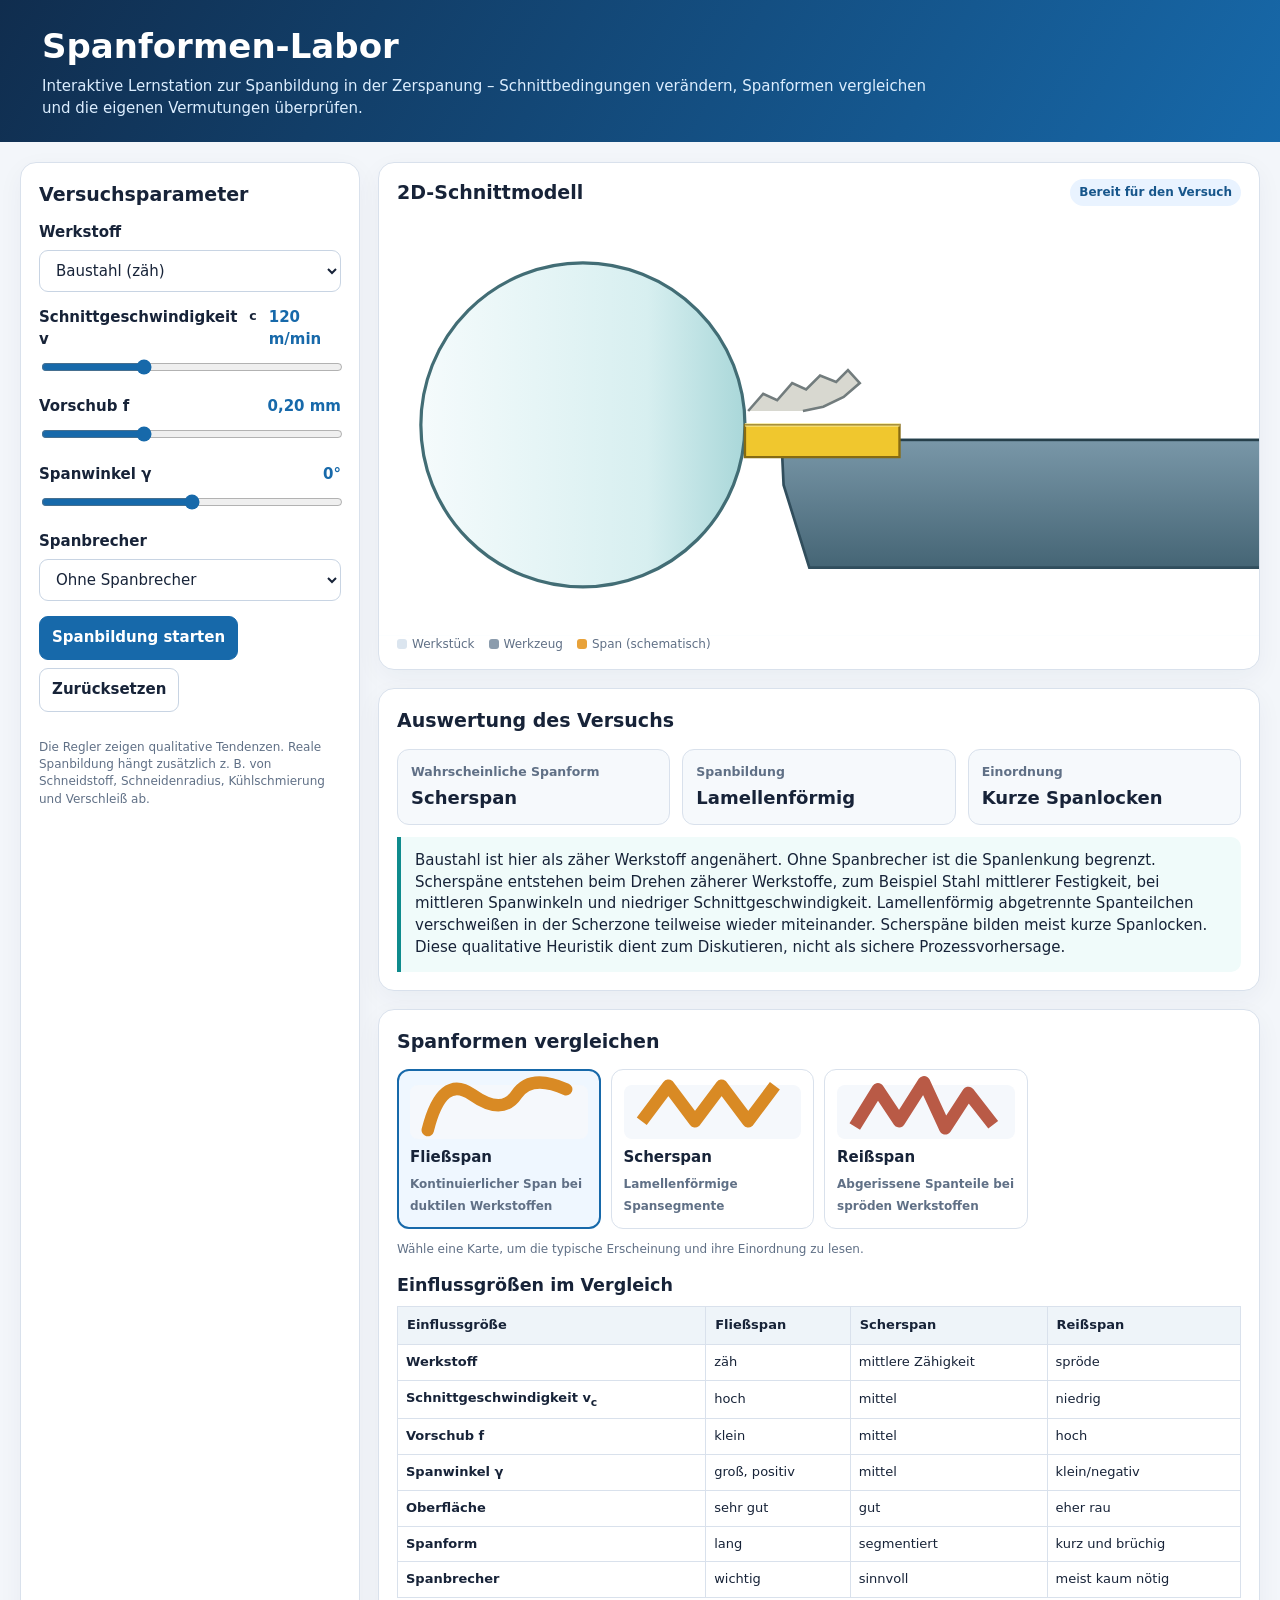
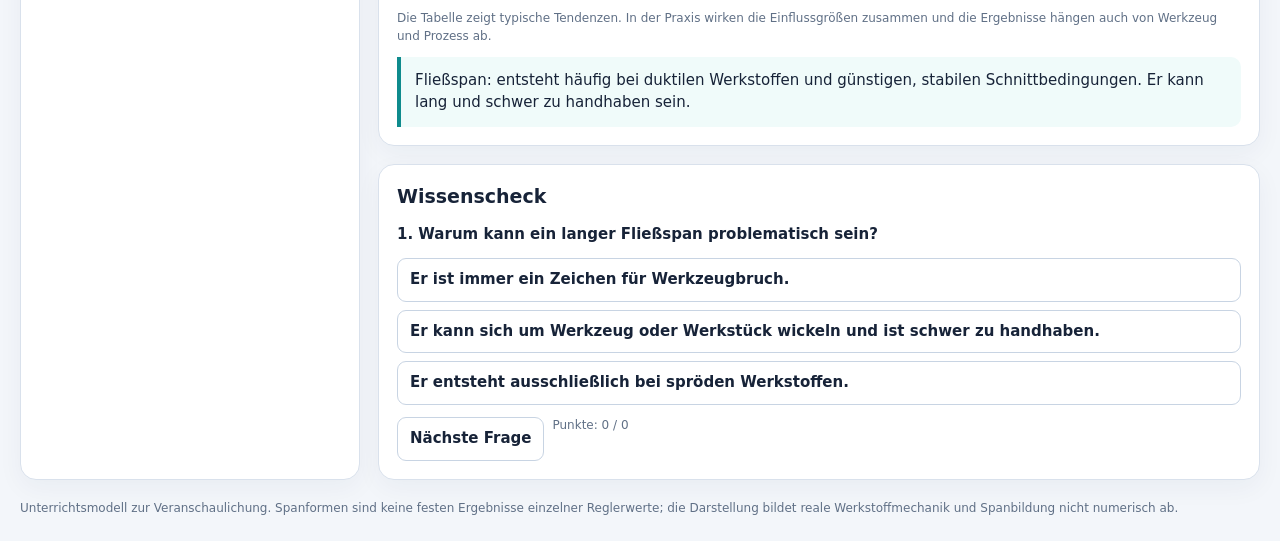
<file: tools/spanformen_labor.html>
<!doctype html>
<html lang="de">
<head>
<meta charset="utf-8">
<meta name="viewport" content="width=device-width, initial-scale=1">
<title>Spanformen-Labor | Fertigungstechnik</title>
<style>
:root{--bg:#f3f6fa;--panel:#fff;--ink:#172338;--muted:#607086;--line:#d9e1ec;--blue:#1769aa;--teal:#0f8b8d;--orange:#e58a24;--red:#c54a45;--green:#25845b;--shadow:0 8px 26px #1a31500c}
*{box-sizing:border-box}body{margin:0;background:var(--bg);color:var(--ink);font:15px/1.45 system-ui,-apple-system,Segoe UI,Roboto,Arial,sans-serif}
header{background:linear-gradient(120deg,#102d4e,#1769aa);color:#fff;padding:22px clamp(16px,4vw,42px)}header h1{margin:0 0 5px;font-size:clamp(24px,4vw,34px)}header p{margin:0;color:#dceeff;max-width:900px}
main{max-width:1440px;margin:auto;padding:20px;display:grid;grid-template-columns:minmax(280px,340px) minmax(0,1fr);gap:18px}
.panel{background:var(--panel);border:1px solid var(--line);border-radius:16px;padding:18px;box-shadow:var(--shadow);min-width:0}.panel h2{font-size:19px;margin:0 0 14px}.controls{display:grid;gap:15px}.control label{display:flex;justify-content:space-between;gap:12px;font-weight:650;margin-bottom:6px}.control output{color:var(--blue);font-variant-numeric:tabular-nums}
input[type=range]{width:100%;accent-color:var(--blue)}select,button{font:inherit;border-radius:9px;padding:10px 12px;border:1px solid #c8d4e3;background:white;color:var(--ink)}select{width:100%}button{cursor:pointer;font-weight:650}button.primary{background:var(--blue);color:#fff;border-color:var(--blue)}button:hover{filter:brightness(.97)}.buttonrow{display:flex;gap:8px;flex-wrap:wrap}.hint{font-size:12px;color:var(--muted)}.workspace{display:grid;gap:18px}.visual{padding:0;overflow:hidden}.visualhead{padding:16px 18px 0;display:flex;justify-content:space-between;gap:10px;align-items:center;flex-wrap:wrap}.visualhead h2{margin:0}.tag{font-size:12px;border-radius:999px;padding:5px 9px;background:#e9f3ff;color:#17568b;font-weight:700}svg{display:block;width:100%;height:auto;min-height:240px;background:#fbfdff}.legend{display:flex;gap:14px;flex-wrap:wrap;padding:0 18px 16px;color:var(--muted);font-size:12px}.dot{display:inline-block;width:10px;height:10px;border-radius:3px;margin-right:5px;vertical-align:-1px}.resultgrid{display:grid;grid-template-columns:repeat(3,minmax(0,1fr));gap:12px}.metric{background:#f6f9fc;border:1px solid var(--line);border-radius:12px;padding:13px}.metric small{display:block;color:var(--muted);font-weight:600}.metric strong{display:block;font-size:18px;margin-top:4px}.resulttext{margin-top:12px;padding:13px 14px;border-left:4px solid var(--teal);background:#f0fbfa;border-radius:0 10px 10px 0}
.cards{display:grid;grid-template-columns:repeat(4,minmax(0,1fr));gap:10px}.chipcard{border:1px solid var(--line);border-radius:12px;padding:12px;background:#fff;cursor:pointer;text-align:left}.chipcard.active{border:2px solid var(--blue);background:#eff7ff;padding:11px}.chipcard b{display:block;margin-bottom:4px}.chipcard span{font-size:12px;color:var(--muted)}.mini{height:54px;margin:3px 0 8px;background:#f5f8fc;border-radius:8px;display:flex;align-items:center;justify-content:center}
.quizq{font-weight:700;margin:12px 0}.answers{display:grid;gap:8px}.answers button{text-align:left}.feedback{padding:10px 12px;border-radius:9px;margin-top:10px}.good{background:#e8f7ef;color:#17653e}.bad{background:#fff0ee;color:#9a312b}
footer{max-width:1440px;margin:0 auto;padding:0 20px 24px;color:var(--muted);font-size:12px}
@media(max-width:950px){main{grid-template-columns:1fr}.cards{grid-template-columns:repeat(2,minmax(0,1fr))}}@media(max-width:560px){main{padding:12px}.resultgrid{grid-template-columns:1fr}.panel{padding:14px}.cards{grid-template-columns:repeat(2,minmax(0,1fr))}}
</style>
</head>
<body>
<header>
  <h1>Spanformen-Labor</h1>
  <p>Interaktive Lernstation zur Spanbildung in der Zerspanung – Schnittbedingungen verändern, Spanformen vergleichen und die eigenen Vermutungen überprüfen.</p>
</header>
<main>
<aside class="panel">
  <h2>Versuchsparameter</h2>
  <div class="controls">
    <div class="control"><label for="material">Werkstoff <span></span></label><select id="material"><option value="steel">Baustahl (zäh)</option><option value="alu">Aluminium (duktil)</option><option value="cast">Grauguss (spröde)</option></select></div>
    <div class="control"><label for="vc">Schnittgeschwindigkeit v<sub>c</sub> <output id="vcOut">120 m/min</output></label><input id="vc" type="range" min="20" max="320" value="120" step="10"></div>
    <div class="control"><label for="feed">Vorschub f <output id="feedOut">0,20 mm</output></label><input id="feed" type="range" min="5" max="50" value="20" step="1"></div>
    <div class="control"><label for="gamma">Spanwinkel γ <output id="gammaOut">0°</output></label><input id="gamma" type="range" min="-5" max="5" value="0" step="1"></div>
    <div class="control"><label for="breaker">Spanbrecher <span></span></label><select id="breaker"><option value="none">Ohne Spanbrecher</option><option value="mild">Flacher Spanbrecher</option><option value="strong">Starker Spanbrecher</option></select></div>
    <div class="buttonrow"><button class="primary" id="runBtn">Spanbildung starten</button><button id="resetBtn">Zurücksetzen</button></div>
    <p class="hint">Die Regler zeigen qualitative Tendenzen. Reale Spanbildung hängt zusätzlich z. B. von Schneidstoff, Schneidenradius, Kühlschmierung und Verschleiß ab.</p>
  </div>
</aside>
<section class="workspace">
  <div class="panel visual">
    <div class="visualhead"><h2>2D-Schnittmodell</h2><span class="tag" id="status">Bereit für den Versuch</span></div>
    <svg id="scene" viewBox="0 0 820 400" role="img" aria-label="Drehwerkzeug in seitlicher Schnittansicht wie auf der Vorlage">
      <defs>
        <linearGradient id="roundStock" x1="0" y1="0" x2="1" y2="0">
          <stop offset="0" stop-color="#f5fbfc"/><stop offset=".7" stop-color="#d7eff0"/><stop offset="1" stop-color="#a9d7d9"/>
        </linearGradient>
        <linearGradient id="holderShade" x1="0" y1="0" x2="0" y2="1">
          <stop offset="0" stop-color="#7997a8"/><stop offset="1" stop-color="#456575"/>
        </linearGradient>
      </defs>
      <rect width="820" height="400" fill="#fff"/>
      
      <!-- Large round workpiece on the left; only its outer arc meets the insert -->
      <circle cx="190" cy="204" r="151" fill="url(#roundStock)" stroke="#426d75" stroke-width="3"/>
      
      <!-- Tool holder to the right, with slightly sloped top face -->
      <g id="holderGroup" transform="translate(155 0)">
        <path d="M220 218 L790 218 L790 337 L246 337 L222 260 Z" fill="url(#holderShade)" stroke="#314e5d" stroke-width="2.5"/>
        <path d="M220 218 L790 218" stroke="#263f4a" stroke-width="2"/>
      </g>
      <!-- Yellow insert is a slim plate touching the workpiece's outer contour -->
      <g id="insertGroup" transform="rotate(0 341 204)">
      <path id="insertBody" d="M341 204 L485 204 L485 234 L341 234 Z" fill="#f0c72e" stroke="#876b12" stroke-width="2.2"/>
      <path id="toolFace" d="M341 204 L485 204" fill="none" stroke="#fff3a5" stroke-width="3"/>
      <path id="faceEdge" d="M341 204 L485 204" fill="none" stroke="#8d7016" stroke-width="1.3"/>
      </g>
      
      <!-- Chip curls just above the insert, from the contact point -->
      <path id="chip" d="M344 191 C356 174 375 174 392 163 C409 151 429 159 429 172 C429 183 410 188 395 191" fill="#d8d8d0" stroke="#727c7d" stroke-width="2.4"/>
      <!-- angle arcs and extension lines resemble the supplied textbook sketch -->
      
      
      
      
      
      
      
      
      
      
      
      
    </svg>
    <div class="legend"><span><i class="dot" style="background:#dbe5ef"></i>Werkstück</span><span><i class="dot" style="background:#8b9cad"></i>Werkzeug</span><span><i class="dot" style="background:#e8a23a"></i>Span (schematisch)</span></div>
  </div>
  <div class="panel">
    <h2>Auswertung des Versuchs</h2>
    <div class="resultgrid">
      <div class="metric"><small>Wahrscheinliche Spanform</small><strong id="formName">Fließspan</strong></div>
      <div class="metric"><small>Spanbildung</small><strong id="formation">Kontinuierlich</strong></div>
      <div class="metric"><small>Einordnung</small><strong id="safety">Langer Span</strong></div>
    </div>
    <div class="resulttext" id="explanation">Stelle die Parameter ein und starte den Versuch. Die Vorhersage ist ein vereinfachtes Lernmodell, keine Prozessgarantie.</div>
  </div>
  <div class="panel">
    <h2>Spanformen vergleichen</h2>
    <div class="cards" id="cards">
      <button class="chipcard active" data-form="flow"><div class="mini"><svg viewBox="0 0 100 50" style="min-height:0;background:transparent"><path d="M10 35 Q18 3 35 15 T60 15 T88 12" fill="none" stroke="#d98a24" stroke-width="7" stroke-linecap="round"/></svg></div><b>Fließspan</b><span>Kontinuierlicher Span bei duktilen Werkstoffen</span></button>
      <button class="chipcard" data-form="shear"><div class="mini"><svg viewBox="0 0 100 50" style="min-height:0;background:transparent"><path d="M10 30 L25 10 L40 30 L55 10 L70 30 L85 10" fill="none" stroke="#d98a24" stroke-width="7" stroke-linejoin="round"/></svg></div><b>Scherspan</b><span>Lamellenförmige Spansegmente</span></button>
      <button class="chipcard" data-form="tear"><div class="mini"><svg viewBox="0 0 100 50" style="min-height:0;background:transparent"><path d="M10 33 L23 12 L35 30 L49 8 L61 34 L74 14 L88 32" fill="none" stroke="#b95a46" stroke-width="7" stroke-linejoin="round"/></svg></div><b>Reißspan</b><span>Abgerissene Spanteile bei spröden Werkstoffen</span></button>
      
    </div>
    <p class="hint">Wähle eine Karte, um die typische Erscheinung und ihre Einordnung zu lesen.</p>
    <h3 style="margin:14px 0 8px">Einflussgrößen im Vergleich</h3>
    <div style="overflow-x:auto">
      <table style="width:100%;border-collapse:collapse;font-size:13px;min-width:520px">
        <thead><tr style="background:#eef4f9;text-align:left">
          <th style="padding:9px;border:1px solid #d9e1ec">Einflussgröße</th>
          <th style="padding:9px;border:1px solid #d9e1ec">Fließspan</th>
          <th style="padding:9px;border:1px solid #d9e1ec">Scherspan</th>
          <th style="padding:9px;border:1px solid #d9e1ec">Reißspan</th>
        </tr></thead>
        <tbody>
          <tr><th style="padding:8px;border:1px solid #d9e1ec;text-align:left">Werkstoff</th><td style="padding:8px;border:1px solid #d9e1ec">zäh</td><td style="padding:8px;border:1px solid #d9e1ec">mittlere Zähigkeit</td><td style="padding:8px;border:1px solid #d9e1ec">spröde</td></tr>
          <tr><th style="padding:8px;border:1px solid #d9e1ec;text-align:left">Schnittgeschwindigkeit v<sub>c</sub></th><td style="padding:8px;border:1px solid #d9e1ec">hoch</td><td style="padding:8px;border:1px solid #d9e1ec">mittel</td><td style="padding:8px;border:1px solid #d9e1ec">niedrig</td></tr>
          <tr><th style="padding:8px;border:1px solid #d9e1ec;text-align:left">Vorschub f</th><td style="padding:8px;border:1px solid #d9e1ec">klein</td><td style="padding:8px;border:1px solid #d9e1ec">mittel</td><td style="padding:8px;border:1px solid #d9e1ec">hoch</td></tr>
          <tr><th style="padding:8px;border:1px solid #d9e1ec;text-align:left">Spanwinkel γ</th><td style="padding:8px;border:1px solid #d9e1ec">groß, positiv</td><td style="padding:8px;border:1px solid #d9e1ec">mittel</td><td style="padding:8px;border:1px solid #d9e1ec">klein/negativ</td></tr>
          <tr><th style="padding:8px;border:1px solid #d9e1ec;text-align:left">Oberfläche</th><td style="padding:8px;border:1px solid #d9e1ec">sehr gut</td><td style="padding:8px;border:1px solid #d9e1ec">gut</td><td style="padding:8px;border:1px solid #d9e1ec">eher rau</td></tr>
          <tr><th style="padding:8px;border:1px solid #d9e1ec;text-align:left">Spanform</th><td style="padding:8px;border:1px solid #d9e1ec">lang</td><td style="padding:8px;border:1px solid #d9e1ec">segmentiert</td><td style="padding:8px;border:1px solid #d9e1ec">kurz und brüchig</td></tr>
          <tr><th style="padding:8px;border:1px solid #d9e1ec;text-align:left">Spanbrecher</th><td style="padding:8px;border:1px solid #d9e1ec">wichtig</td><td style="padding:8px;border:1px solid #d9e1ec">sinnvoll</td><td style="padding:8px;border:1px solid #d9e1ec">meist kaum nötig</td></tr>
        </tbody>
      </table>
    </div>
    <p class="hint">Die Tabelle zeigt typische Tendenzen. In der Praxis wirken die Einflussgrößen zusammen und die Ergebnisse hängen auch von Werkzeug und Prozess ab.</p>
    <div class="resulttext" id="compareText">Fließspan: entsteht häufig bei duktilen Werkstoffen und günstigen, stabilen Schnittbedingungen. Er kann lang und schwer zu handhaben sein.</div>
  </div>
  <div class="panel">
    <h2>Wissenscheck</h2>
    <div class="quizq" id="question">Warum kann ein langer Fließspan problematisch sein?</div>
    <div class="answers" id="answers"><button data-correct="false">Er ist immer ein Zeichen für Werkzeugbruch.</button><button data-correct="true">Er kann sich um Werkzeug oder Werkstück wickeln und ist schwer zu handhaben.</button><button data-correct="false">Er entsteht ausschließlich bei spröden Werkstoffen.</button></div>
    <div class="feedback" id="feedback" hidden></div>
    <div class="buttonrow" style="margin-top:12px"><button id="nextQ">Nächste Frage</button><span class="hint" id="score">Punkte: 0 / 0</span></div>
  </div>
</section>
</main>
<footer>Unterrichtsmodell zur Veranschaulichung. Spanformen sind keine festen Ergebnisse einzelner Reglerwerte; die Darstellung bildet reale Werkstoffmechanik und Spanbildung nicht numerisch ab.</footer>
<script>
const $=id=>document.getElementById(id);
const state={vc:120,feed:20,gamma:0,material:'steel',breaker:'none',form:'flow',running:false};
const descriptions={
 flow:{name:'Fließspan',formation:'Kontinuierlich',safety:'Gute Oberfläche möglich',text:'Fließspäne entstehen bei gut plastisch verformbaren, langspanenden Werkstoffen. Hohe Schnittgeschwindigkeit und großer Spanwinkel begünstigen ihre Bildung. Der Zerspanungsvorgang läuft meist gleichmäßig ab; die erzielte Oberflächengüte ist häufig gut.'},
 shear:{name:'Scherspan',formation:'Lamellenförmig',safety:'Kurze Spanlocken',text:'Scherspäne entstehen beim Drehen zäherer Werkstoffe, zum Beispiel Stahl mittlerer Festigkeit, bei mittleren Spanwinkeln und niedriger Schnittgeschwindigkeit. Lamellenförmig abgetrennte Spanteilchen verschweißen in der Scherzone teilweise wieder miteinander. Scherspäne bilden meist kurze Spanlocken.'},
 tear:{name:'Reißspan',formation:'Unregelmäßig abgerissen',safety:'Raue Oberfläche möglich',text:'Reißspäne entstehen beim Drehen spröder Werkstoffe, zum Beispiel Gusseisen, Kupfer-Zink-Legierungen und Hartguss. Kleine Spanwinkel und niedrige Schnittgeschwindigkeit begünstigen ihre Bildung. Einzelne Spanteile werden aus dem Werkstoff herausgerissen, wodurch eine raue Werkstückoberfläche entsteht.'}
};
const quiz=[
{q:'Warum kann ein langer Fließspan problematisch sein?',a:['Er ist immer ein Zeichen für Werkzeugbruch.','Er kann sich um Werkzeug oder Werkstück wickeln und ist schwer zu handhaben.','Er entsteht ausschließlich bei spröden Werkstoffen.'],c:1,why:'Richtig: lange Späne können sich aufwickeln, den Prozess stören und sind nur mit sicheren Verfahren zu entfernen.'},

{q:'Welche Aussage zum Spanbrecher ist am treffendsten?',a:['Er garantiert bei jedem Werkstoff identische Späne.','Er beeinflusst die Spanform und kann den Span gezielt krümmen oder brechen.','Er verändert nur die Farbe des Spans.'],c:1,why:'Ein Spanbrecher beeinflusst die Spanführung und -krümmung. Seine Wirkung hängt von Geometrie und Prozessbedingungen ab.'},
{q:'Was bewirkt ein größerer positiver Spanwinkel häufig?',a:['Geringere Verformungsarbeit und niedrigere Schnittkräfte, abhängig vom Prozess.','Immer einen Spanbruch.','Immer eine schlechtere Oberfläche.'],c:0,why:'Ein positiver Spanwinkel kann die Zerspanung erleichtern, garantiert aber keine bestimmte Spanform.'},
{q:'Wovon hängt die Spanform ab?',a:['Nur von der Schnittgeschwindigkeit.','Nur vom Werkstoffnamen.','Vom Zusammenspiel aus Werkstoff, Schnittbedingungen und Werkzeuggeometrie.'],c:2,why:'Richtig: mehrere Einflussgrößen wirken zusammen; deshalb ist eine sichere Vorhersage allein aus einem Parameter nicht möglich.'}
];
let qi=0,asked=0,score=0;
function predict(){
 const m=state.material, vc=state.vc, f=state.feed/100, g=state.gamma, b=state.breaker;
 // Didaktische Tendenz nach der Vergleichstabelle; reale Spanbildung ist komplexer.
 let flow=0, shear=0, tear=0;
 if(m==='alu') flow+=2;
 if(m==='steel') shear+=2;
 if(m==='cast') tear+=3;
 if(vc>=180) flow+=2; else if(vc>=90) shear+=2; else tear+=2;
 if(f<=0.15) flow+=1; else if(f<=0.30) shear+=1; else tear+=1;
 if(g>=12) flow+=2; else if(g>=4) shear+=1; else tear+=2;
 if(g<0) tear+=2;
 if(b==='strong') { flow+=0.3; shear+=0.2; } // Spanbrecher beeinflusst primär die Spanlenkung, nicht allein die Grundspanart.
 const scores=[['flow',flow],['shear',shear],['tear',tear]].sort((a,b)=>b[1]-a[1]);
 return scores[0][0];
}
function update(){
 state.vc=+$('vc').value;state.feed=+$('feed').value;state.gamma=+$('gamma').value;state.material=$('material').value;state.breaker=$('breaker').value;
 $('vcOut').textContent=state.vc+' m/min';$('feedOut').textContent=(state.feed/100).toLocaleString('de-DE',{minimumFractionDigits:2,maximumFractionDigits:2})+' mm';$('gammaOut').textContent=state.gamma+'°';
 const f=predict();const d=descriptions[f];
 $('formName').textContent=d.name;$('formation').textContent=d.formation;$('safety').textContent=d.safety;
 const mat={steel:'Baustahl ist hier als zäher Werkstoff angenähert.',alu:'Aluminium ist häufig duktil und kann lange Fließspäne bilden.',cast:'Grauguss wird als spröder Werkstoff angenähert.'}[state.material];
 const breaker={none:'Ohne Spanbrecher ist die Spanlenkung begrenzt.',mild:'Ein flacher Spanbrecher kann den Span moderat umlenken.',strong:'Ein starker Spanbrecher kann bei passenden Bedingungen die Spanbruchneigung erhöhen.'}[state.breaker];
 $('explanation').textContent=mat+' '+breaker+' '+d.text+' Diese qualitative Heuristik dient zum Diskutieren, nicht als sichere Prozessvorhersage.';
 drawChip(f);
}
function drawChip(f){
 const paths={
  flow:'M344 191 C356 174 375 174 392 163 C409 151 429 159 429 172 C429 183 410 188 395 191',
  shear:'M344 191 L358 175 L371 181 L385 165 L398 171 L411 158 L426 164 L437 153 L448 165 L433 178 L414 187 L395 191',
  tear:'M344 191 L357 172 L371 185 L384 162 L398 183 L412 158 L426 180 L439 171 L451 190 L430 197 L410 188 L393 199'
 };
 $('chip').setAttribute('d',paths[f]);
 $('chip').setAttribute('fill',f==='tear'||f==='break'?'#c96a52':'#d8d8d0');


 // Cutting corner is fixed at the workpiece outside diameter, exactly on its vertical centerline.
 // Only the yellow insert rotates around this point; the holder remains to the right.
 const g=state.gamma;
 $('insertGroup').setAttribute('transform',`rotate(${g} 341 204)`);
 // Geometry in local coordinates: point (341,204) is the pivot and cutting corner.
 $('insertBody').setAttribute('d','M341 204 L485 204 L485 234 L341 234 Z');
 $('toolFace').setAttribute('d','M341 204 L485 204');
 $('faceEdge').setAttribute('d','M341 204 L485 204');



 // Chip begins at the fixed cutting corner on the outside diameter.
 if(f==='flow'){
   const lift=Math.max(-8,Math.min(10,(g-10)*0.4));
   $('chip').setAttribute('d',`M344 201 C356 ${184-lift} 375 ${180-lift} 392 ${169-lift} C409 ${157-lift} 429 ${165-lift} 429 ${178-lift} C429 ${189-lift} 410 ${198-lift} 395 201`);
 }
}
function selectForm(f){
 state.form=f;document.querySelectorAll('.chipcard').forEach(c=>c.classList.toggle('active',c.dataset.form===f));$('compareText').textContent=descriptions[f].name+': '+descriptions[f].text;
}
document.querySelectorAll('.chipcard').forEach(c=>c.addEventListener('click',()=>selectForm(c.dataset.form)));
['vc','feed','gamma','material','breaker'].forEach(id=>$(id).addEventListener('input',update));
$('runBtn').addEventListener('click',()=>{update();$('status').textContent='Versuch ausgewertet';$('status').style.background='#e8f7ef';$('status').style.color='#17653e';selectForm(predict());});
$('resetBtn').addEventListener('click',()=>{$('vc').value=120;$('feed').value=20;$('gamma').value=10;$('material').value='steel';$('breaker').value='none';$('status').textContent='Bereit für den Versuch';$('status').style.background='#e9f3ff';$('status').style.color='#17568b';update();selectForm('flow');});
function showQ(){
 const q=quiz[qi];$('question').textContent=(qi+1)+'. '+q.q;$('answers').innerHTML='';
 q.a.forEach((a,i)=>{const b=document.createElement('button');b.textContent=a;b.addEventListener('click',()=>answer(i,b));$('answers').appendChild(b);});
 $('feedback').hidden=true;$('feedback').textContent='';$('score').textContent=`Punkte: ${score} / ${asked}`;
}
function answer(i,btn){
 if(btn.dataset.done)return;const q=quiz[qi];asked++;const ok=i===q.c;if(ok)score++;
 [...$('answers').children].forEach((b,j)=>{b.dataset.done='1';b.disabled=true;if(j===q.c)b.style.borderColor='#25845b';});
 $('feedback').hidden=false;$('feedback').className='feedback '+(ok?'good':'bad');$('feedback').textContent=(ok?'Richtig. ':'Noch nicht. ')+q.why;$('score').textContent=`Punkte: ${score} / ${asked}`;
}
$('nextQ').addEventListener('click',()=>{qi=(qi+1)%quiz.length;showQ();});
update();showQ();
</script>
</body>
</html>
</file>
<file: assets/styles.css>
@import url('https://fonts.googleapis.com/css2?family=DM+Sans:wght@400;500;600;700&family=Space+Grotesk:wght@400;500;600;700&display=swap');
:root{color-scheme:dark;--bg:#0b0e15;--side:#0e111a;--panel:#121722;--panel2:#191f2d;--line:#282f40;--text:#f2f4fb;--muted:#959db2;--purple:#a99aff;--mint:#7ee0bc;--blue:#7cc7eb;--pink:#ec9cc0;--amber:#edbf7a}
*{box-sizing:border-box}body{margin:0;background:var(--bg);color:var(--text);font:14px 'DM Sans',system-ui,sans-serif;min-height:100vh}button,input,textarea,select{font:inherit}button{cursor:pointer}button:focus-visible,input:focus-visible,textarea:focus-visible,select:focus-visible,a:focus-visible{outline:2px solid var(--purple);outline-offset:3px}.layout{min-height:100vh}.sidebar{position:fixed;inset:0 auto 0 0;width:252px;background:var(--side);border-right:1px solid #202635;padding:25px 16px 18px;display:flex;flex-direction:column;z-index:30}.brand{display:flex;align-items:center;gap:11px;color:var(--text);text-decoration:none;padding:0 8px 32px}.brand-logo{width:39px;height:39px;display:grid;place-items:center;border-radius:12px;background:linear-gradient(145deg,#c0b5ff,#8170e5);color:#17142a;font-size:24px;box-shadow:0 6px 22px #8d7afc35;flex:none}.brand-name{font:700 19px 'Space Grotesk',sans-serif;letter-spacing:-.8px}.brand-name>span{color:var(--purple)}.brand-name small{display:block;font:600 8px 'DM Sans',sans-serif;letter-spacing:1.1px;color:#747e95;margin-top:4px}.nav-label{font-size:9px;letter-spacing:1.7px;font-weight:700;color:#6f7890;padding:0 12px;margin-bottom:10px}.nav{display:grid;gap:4px}.nav-link{border:1px solid transparent;background:transparent;color:#9ca4b9;display:flex;align-items:center;gap:12px;text-align:left;padding:11px 12px;border-radius:10px;font-size:12px;transition:.16s}.nav-link>span{width:18px;text-align:center;font-size:17px;color:#a69ae9}.nav-link b{margin-left:auto;font-size:10px;font-weight:500;color:#8b93a9;background:#1b202d;padding:3px 7px;border-radius:6px}.nav-link:hover{background:#181d29;color:#f2f2fa}.nav-link.active{background:#242039;border-color:#393253;color:#e4deff}.nav-link.active b{background:#3a3154;color:#e1d9ff}.subject-label{margin-top:30px}.sidebar-bottom{margin-top:auto;border-top:1px solid #242938;padding:16px 10px 0;display:flex;align-items:center;gap:10px}.pulse{width:8px;height:8px;background:var(--mint);border-radius:50%;box-shadow:0 0 10px #7ee0bc70}.sidebar-bottom strong,.sidebar-bottom small{display:block;font-size:10px}.sidebar-bottom small{color:#788198;margin-top:4px}.main{margin-left:252px;min-height:100vh}.topbar{height:68px;position:sticky;top:0;z-index:10;display:flex;align-items:center;justify-content:space-between;padding:0 clamp(20px,4vw,55px);border-bottom:1px solid #202635;background:#0b0e15e8;backdrop-filter:blur(18px)}.crumb{display:flex;align-items:center;gap:10px;color:#788198;font-size:11px}.crumb i{font-style:normal;color:#454c60}.crumb strong{font-weight:500;color:#dce0ed}.top-actions{display:flex;align-items:center;gap:15px}.local-label{display:flex;align-items:center;gap:7px;color:#8ed9bc;border:1px solid #294239;background:#14221e;border-radius:30px;padding:7px 10px;font-size:10px}.local-label i{width:6px;height:6px;border-radius:50%;background:var(--mint)}.user-chip{width:34px;height:34px;border-radius:50%;border:1px solid #4a406a;background:#292440;color:#ddd4ff;font-weight:700;font-size:10px}.page{max-width:1450px;margin:auto;padding:34px clamp(20px,4vw,55px) 20px}.hero{min-height:244px;border:1px solid #302b4b;border-radius:20px;padding:32px 35px;position:relative;overflow:hidden;background:radial-gradient(ellipse at 85% 45%,#3b315e5c,transparent 34%),linear-gradient(115deg,#191d2b,#151725 70%,#201b36);display:flex;align-items:center}.hero-copy{position:relative;z-index:1;max-width:530px}.eyebrow{display:flex;align-items:center;gap:8px;color:#b3a8ff;font-size:9px;font-weight:700;letter-spacing:1.8px}.eyebrow span{height:1px;width:18px;background:#b3a8ff}.hero h1{font:600 clamp(33px,4vw,47px)/1.05 'Space Grotesk',sans-serif;letter-spacing:-1.8px;margin:16px 0 12px}.hero h1 em{font-style:normal;color:#b9adff}.hero p{max-width:440px;color:#a8aec0;font-size:12px;line-height:1.8;margin:0 0 20px}.primary-btn{border:1px solid #b6a8ff;background:#ad9cff;color:#1b1630;font-weight:700;font-size:11px;padding:11px 14px;border-radius:9px;display:inline-flex;align-items:center;gap:16px}.primary-btn:hover{background:#c6bcff}.hero-graphic{position:absolute;width:230px;height:210px;right:7%;top:50%;transform:translateY(-50%);display:grid;place-items:center;opacity:.95}.ring{position:absolute;border:1px solid #a89bff30;border-radius:50%}.ring-a{width:210px;height:110px;transform:rotate(-27deg)}.ring-b{width:155px;height:155px}.orb{width:82px;height:82px;border-radius:26px;display:grid;place-items:center;background:linear-gradient(140deg,#c4b8ff,#7663d9);color:#211a40;font-size:35px;transform:rotate(-10deg);box-shadow:0 0 60px #9984ff40}.float-card{position:absolute;width:38px;height:38px;display:grid;place-items:center;border:1px solid #494367;background:#29253f;color:#e1dbff;border-radius:11px;font-weight:600}.float-one{top:25px;left:22px}.float-two{top:15px;right:28px}.float-three{bottom:20px;right:23px}.search-row{display:flex;align-items:center;justify-content:space-between;gap:15px;margin:26px 0 31px}.search{display:flex;align-items:center;gap:11px;height:44px;width:min(510px,100%);padding:0 12px;background:#121621;border:1px solid #2b3142;border-radius:11px;color:#858ea4}.search:focus-within{border-color:#7568bb;box-shadow:0 0 0 3px #a99aff15}.search>span{font-size:23px}.search input{flex:1;min-width:0;background:transparent;border:0;outline:0;color:var(--text);font-size:12px}.search input::placeholder{color:#7d879c}.search kbd{white-space:nowrap;border:1px solid #353b4d;background:#1d2331;border-radius:5px;padding:4px 6px;font-size:9px}.hint{font-size:10px;color:#717b91}.section-head{display:flex;align-items:end;justify-content:space-between;margin-bottom:17px}.section-head h2{font:600 20px 'Space Grotesk',sans-serif;letter-spacing:-.5px;margin:0 0 6px}.section-head p{color:#8992a7;font-size:11px;margin:0}.tiny-tag{font-size:9px;letter-spacing:1px;color:#aaa0e8;background:#242039;border:1px solid #393253;border-radius:7px;padding:7px 9px}.feature-grid{display:grid;grid-template-columns:repeat(3,minmax(0,1fr));gap:13px}.feature-card,.tool-card,.resource-card,.subject-card,.exercise-card,.panel{border:1px solid #282e3e;background:linear-gradient(145deg,#151a26,#11151e);border-radius:14px;padding:17px;min-width:0}.feature-card{min-height:154px;display:flex;flex-direction:column;align-items:flex-start;text-align:left;color:inherit;transition:.18s}.feature-card:hover,.tool-card:hover,.resource-card:hover,.subject-card:hover{border-color:#51466f;transform:translateY(-2px)}.feature-icon{width:39px;height:39px;display:grid;place-items:center;border-radius:12px;margin-bottom:14px;background:var(--tint,#2c2544);color:var(--tone,#b8aaff);font-size:19px}.feature-card strong{font:600 13px 'Space Grotesk',sans-serif;margin-bottom:6px}.feature-card small{font-size:10px;color:#9098ad;line-height:1.6}.card-grid{display:grid;grid-template-columns:repeat(3,minmax(0,1fr));gap:13px}.tool-card,.resource-card,.subject-card{transition:.18s}.card-icon{width:38px;height:38px;border-radius:11px;background:var(--tint,#2b2542);color:var(--tone,#b8aaff);display:grid;place-items:center;font-size:17px;margin-bottom:14px}.tool-card h3,.resource-card h3,.subject-card h3,.exercise-card h3{font:600 13px 'Space Grotesk',sans-serif;margin:0 0 7px;overflow-wrap:anywhere}.tool-card p,.resource-card p,.subject-card p,.exercise-card p{font-size:10px;line-height:1.65;color:#939bb0;margin:0 0 14px}.card-foot{display:flex;align-items:center;justify-content:space-between;gap:8px;margin-top:auto}.chip{display:inline-flex;border:1px solid #3a3357;background:#26213c;color:#bdb2f5;padding:5px 7px;border-radius:6px;font-size:9px}.action-btn,.secondary-btn,.danger-btn{border:1px solid #4a416a;background:#2a2440;color:#ded6ff;padding:8px 10px;border-radius:8px;font-size:10px}.action-btn:hover{background:#3b3158}.secondary-btn{background:#191e2b;border-color:#343b4e;color:#cbd1e1}.danger-btn{background:#321f2b;border-color:#633747;color:#ffc3d5}.panel{margin-bottom:15px}.panel h3{font:600 14px 'Space Grotesk',sans-serif;margin:0 0 10px}.panel p{color:#929bb0;font-size:11px;line-height:1.7}.form-row{display:flex;gap:9px;flex-wrap:wrap;margin:10px 0}.field{width:100%;background:#0e121c;border:1px solid #303649;color:#e8eaf3;padding:10px 11px;border-radius:8px;font-size:12px}.field:focus{border-color:#8071cb;outline:none}.form-row .field{flex:1;min-width:140px}.resource-link{color:#d5cdff;text-decoration:none;font-size:11px}.resource-link:hover{text-decoration:underline}.list{display:grid;gap:9px}.list-row{display:flex;align-items:center;gap:11px;padding:12px;border:1px solid #282e3e;background:#141925;border-radius:10px}.list-row .grow{flex:1;min-width:0}.list-row strong{display:block;font-size:11px}.list-row small{display:block;color:#8790a6;font-size:10px;margin-top:4px}.list-row a{color:#bdb0ff;font-size:10px;text-decoration:none}.timer-display{font:600 clamp(42px,8vw,70px) 'Space Grotesk',sans-serif;letter-spacing:-2px;text-align:center;padding:22px;color:#d5ceff}.timer-controls{display:flex;justify-content:center;gap:9px;flex-wrap:wrap}.name-output{display:flex;flex-wrap:wrap;gap:8px;margin-top:12px}.name-pill{border:1px solid #40365e;background:#28223f;color:#e0d8ff;padding:8px 11px;border-radius:8px;font-size:11px}.quiz-options{display:grid;gap:8px;margin:14px 0}.quiz-option{padding:12px;border:1px solid #343b4e;background:#171c29;color:#d9deec;border-radius:9px;text-align:left;font-size:12px}.quiz-option.selected{border-color:#a99aff;background:#2a2440}.quiz-feedback{font-size:11px;margin-top:10px;color:#9ee5c7}.planner-item{padding:11px 0;border-bottom:1px solid #2b3141}.planner-item:last-child{border-bottom:0}.planner-item strong{display:block;font-size:11px}.planner-item small{color:#929bb0;font-size:10px}.empty{padding:38px 20px;text-align:center;border:1px dashed #33394b;border-radius:14px;color:#929bb0;font-size:12px}.empty strong{display:block;color:#e5e8f2;margin-bottom:7px}.notice{border:1px solid #66522c;background:#292317;color:#e7cf9e;border-radius:10px;padding:12px;font-size:11px;line-height:1.7}.dialog{width:min(430px,calc(100% - 30px));background:#151a26;color:var(--text);border:1px solid #343a4e;border-radius:17px;padding:28px;box-shadow:0 30px 100px #0009}.dialog::backdrop{background:#05060bd9;backdrop-filter:blur(4px)}.dialog h2{font:600 23px 'Space Grotesk',sans-serif;margin:15px 0 8px}.dialog p{font-size:12px;line-height:1.7;color:#a0a8bc}.dialog-x{float:right;background:none;border:0;color:#929bb0;font-size:23px}.toast{position:fixed;bottom:22px;left:50%;transform:translate(-50%,15px);opacity:0;transition:.2s;pointer-events:none;z-index:80;background:#e8e2ff;color:#211b37;padding:10px 15px;border-radius:9px;font-size:12px;box-shadow:0 10px 40px #0005}.toast.show{opacity:1;transform:translate(-50%,0)}footer{display:flex;justify-content:space-between;gap:15px;border-top:1px solid #222838;margin-top:37px;padding:18px 0 4px;color:#5c657b;font-size:9px;letter-spacing:.8px}footer i{color:#a99aff;font-style:normal}footer span:last-child{letter-spacing:0;font-size:10px}.hidden{display:none!important}.icon-btn{width:35px;height:35px;display:grid;place-items:center;border:1px solid #30374a;background:#191e2b;color:#d2d7e6;border-radius:9px;font-size:17px}.menu-btn,.mobile-close{display:none}
@media(max-width:1100px){.card-grid,.feature-grid{grid-template-columns:repeat(2,minmax(0,1fr))}.hero-graphic{right:1%;opacity:.55}.hero{padding-right:190px}}
@media(max-width:740px){.sidebar{transform:translateX(-105%);transition:transform .22s;width:275px;box-shadow:20px 0 60px #0007}.sidebar.open{transform:translateX(0)}.mobile-close{display:grid;position:absolute;right:13px;top:17px}.scrim{position:fixed;inset:0;background:#0009;z-index:25}.main{margin-left:0}.menu-btn{display:grid}.topbar{height:61px;padding:0 15px;gap:12px}.top-actions{gap:8px}.local-label{display:none}.page{padding:20px 15px}.hero{padding:25px 21px;min-height:235px}.hero-graphic{right:-70px;opacity:.25}.hero-copy{max-width:420px}.hero h1{font-size:36px}.hero p{max-width:350px;position:relative;z-index:1}.search-row{margin:20px 0 25px}.hint{display:none}.card-grid,.feature-grid{grid-template-columns:repeat(2,minmax(0,1fr));gap:9px}.feature-card,.tool-card,.resource-card,.subject-card{padding:13px}.section-head h2{font-size:18px}footer{font-size:8px;flex-direction:column}.crumb{font-size:10px}}
@media(max-width:390px){.card-grid,.feature-grid{grid-template-columns:1fr}.hero h1{font-size:32px}.search kbd{display:none}.card-foot{flex-wrap:wrap}}
@media(prefers-reduced-motion:reduce){*,*::before,*::after{transition:none!important;scroll-behavior:auto!important}}
</file>
